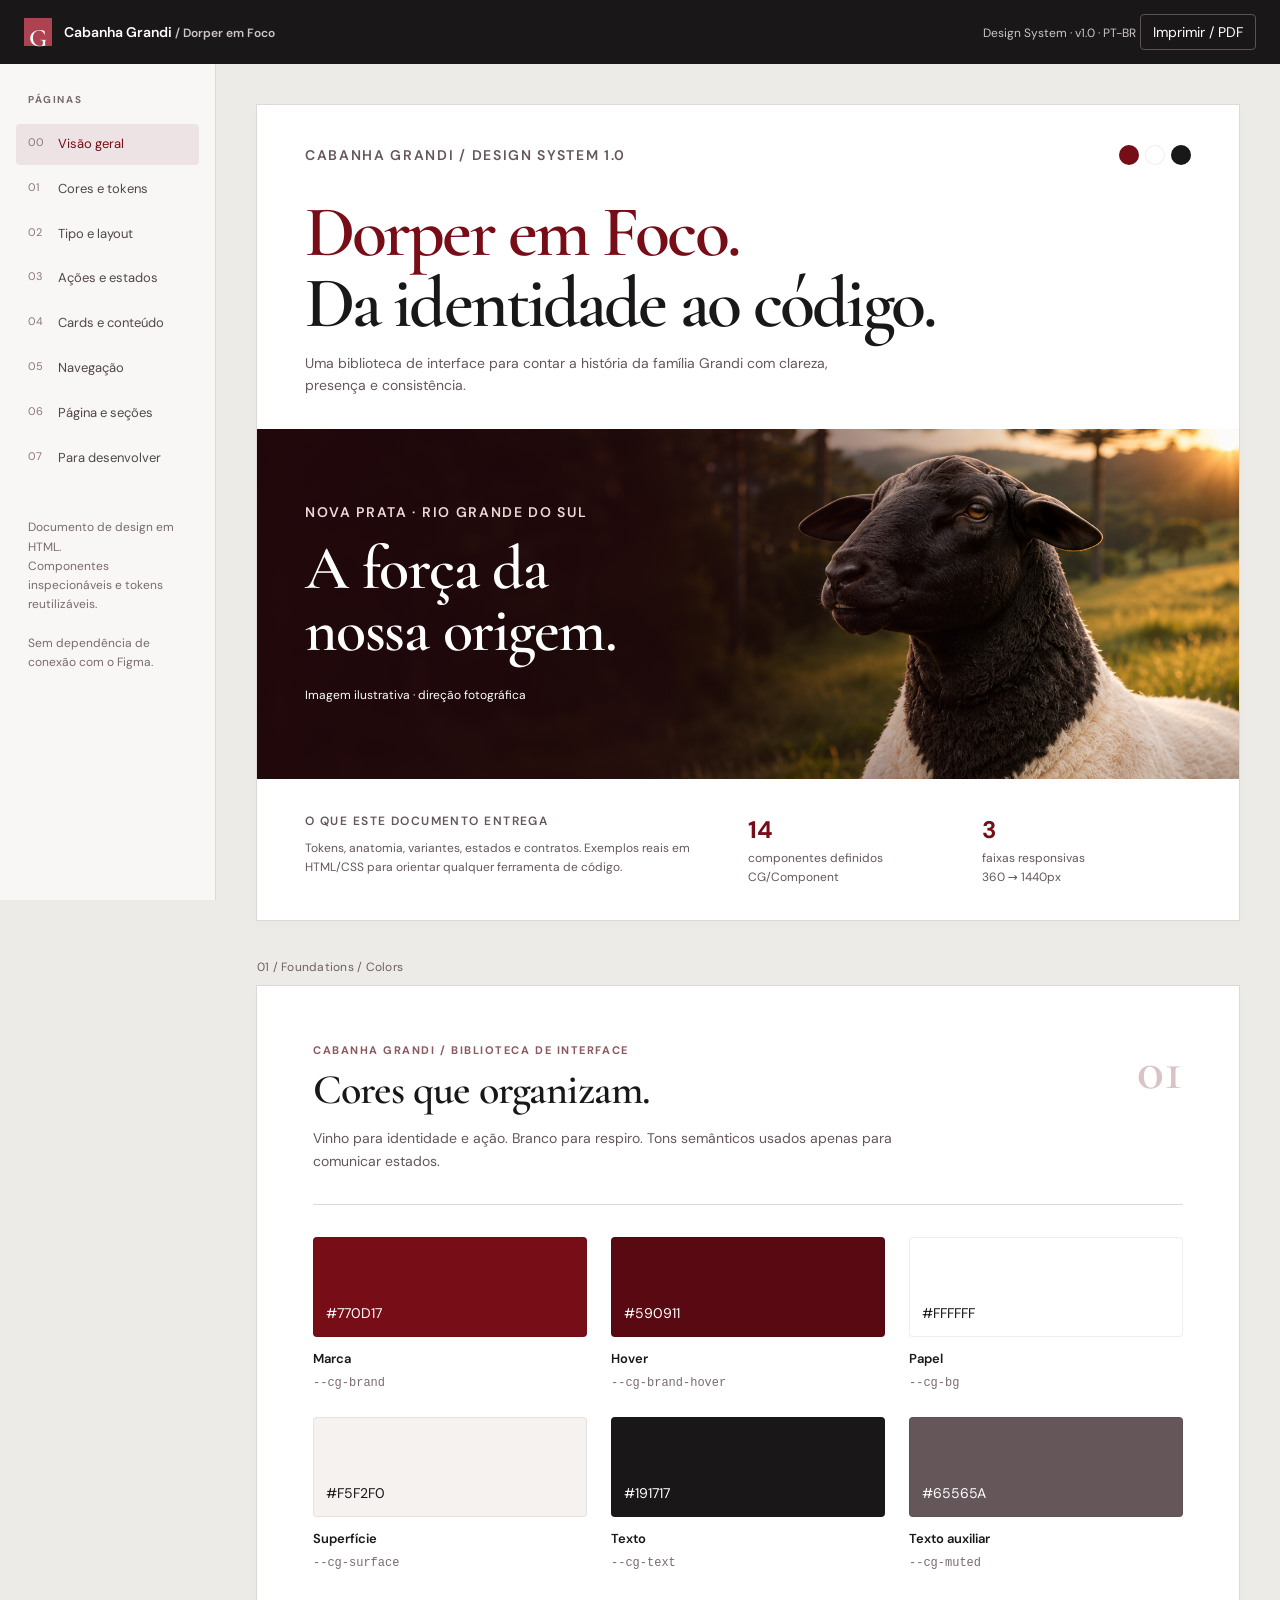
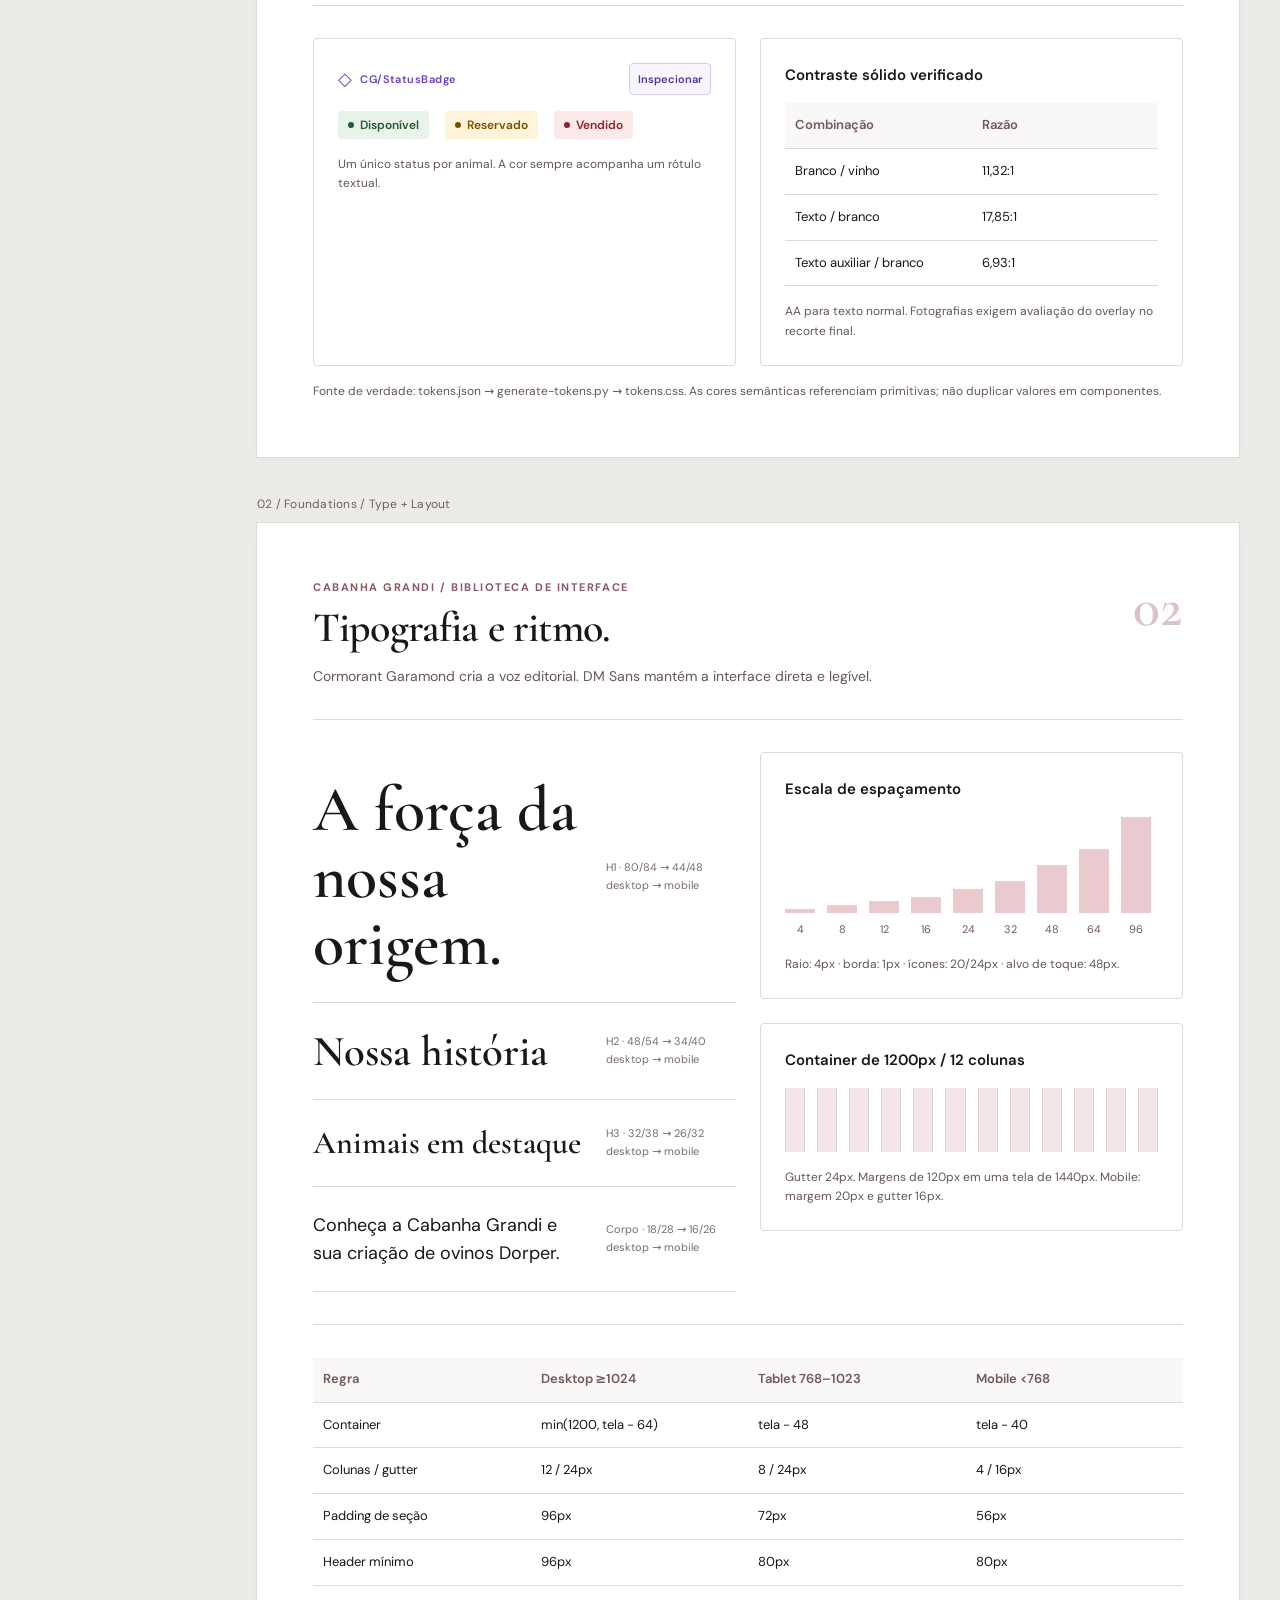
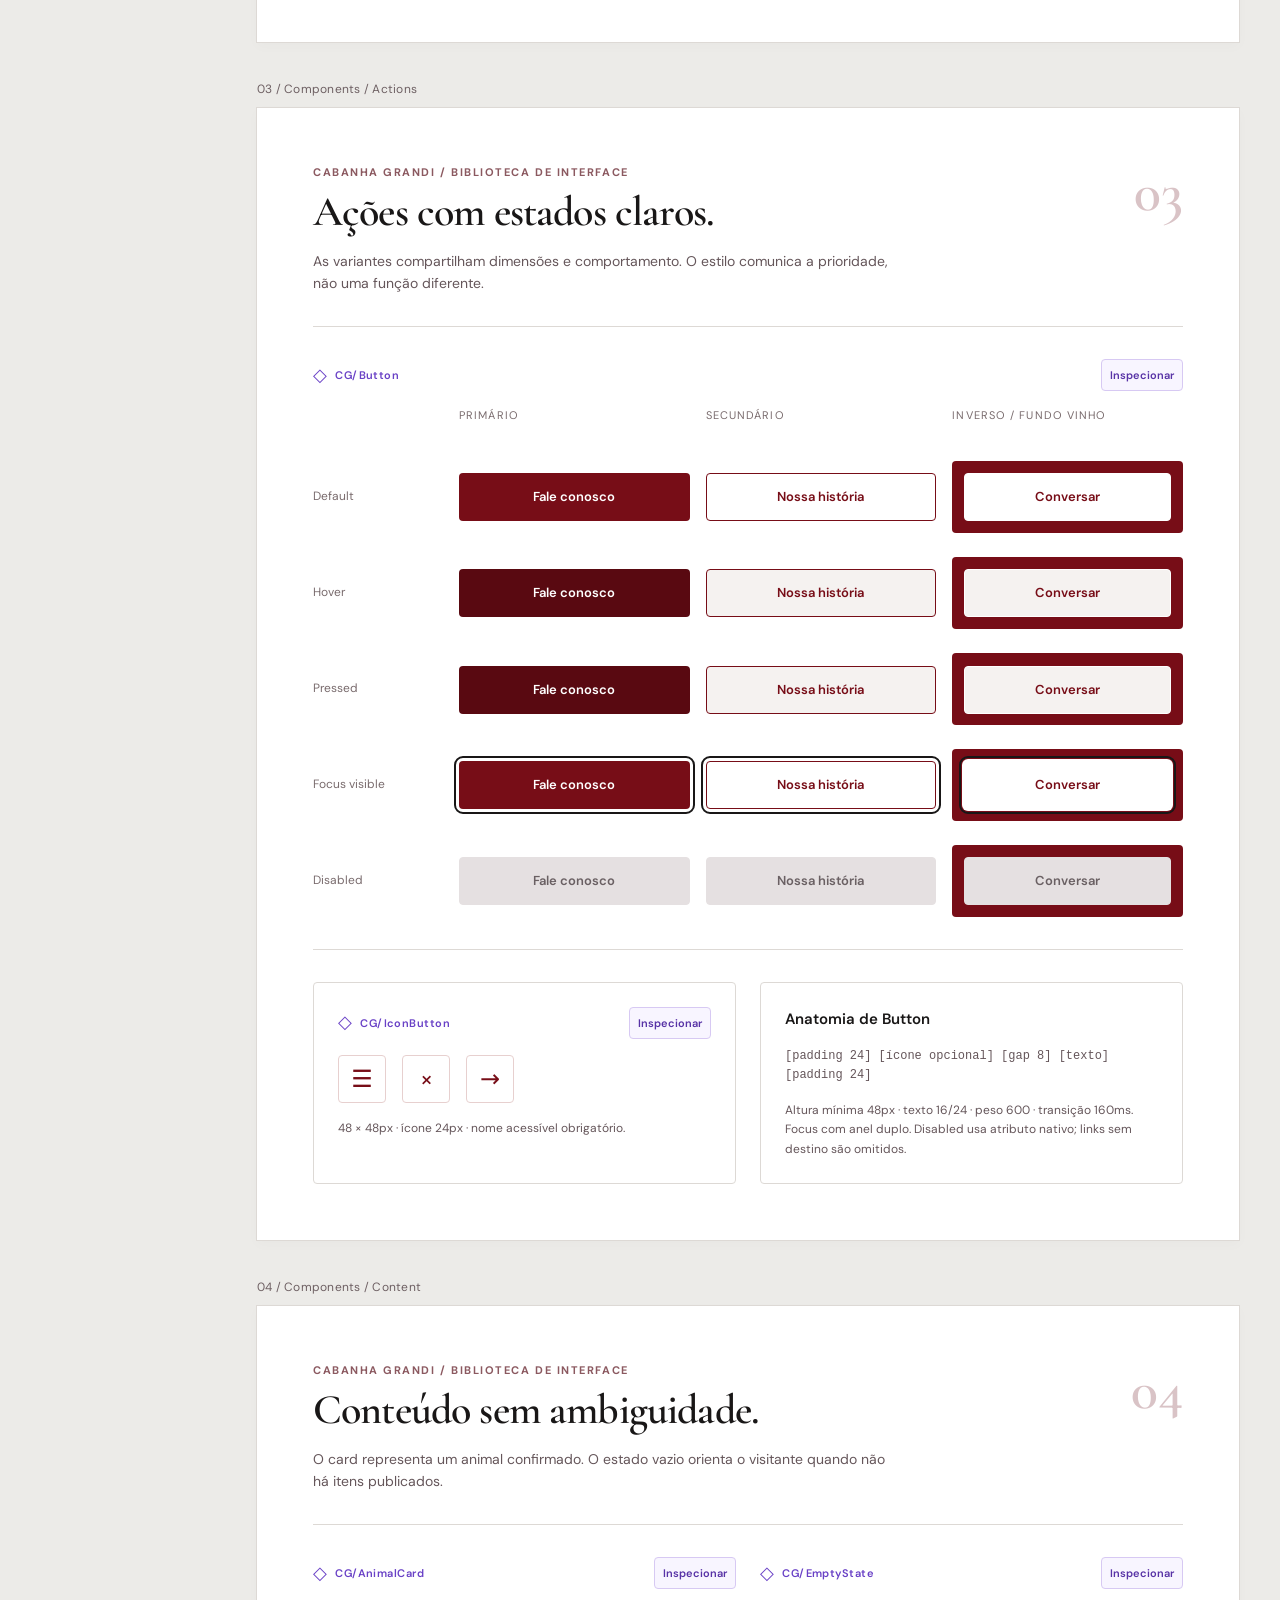
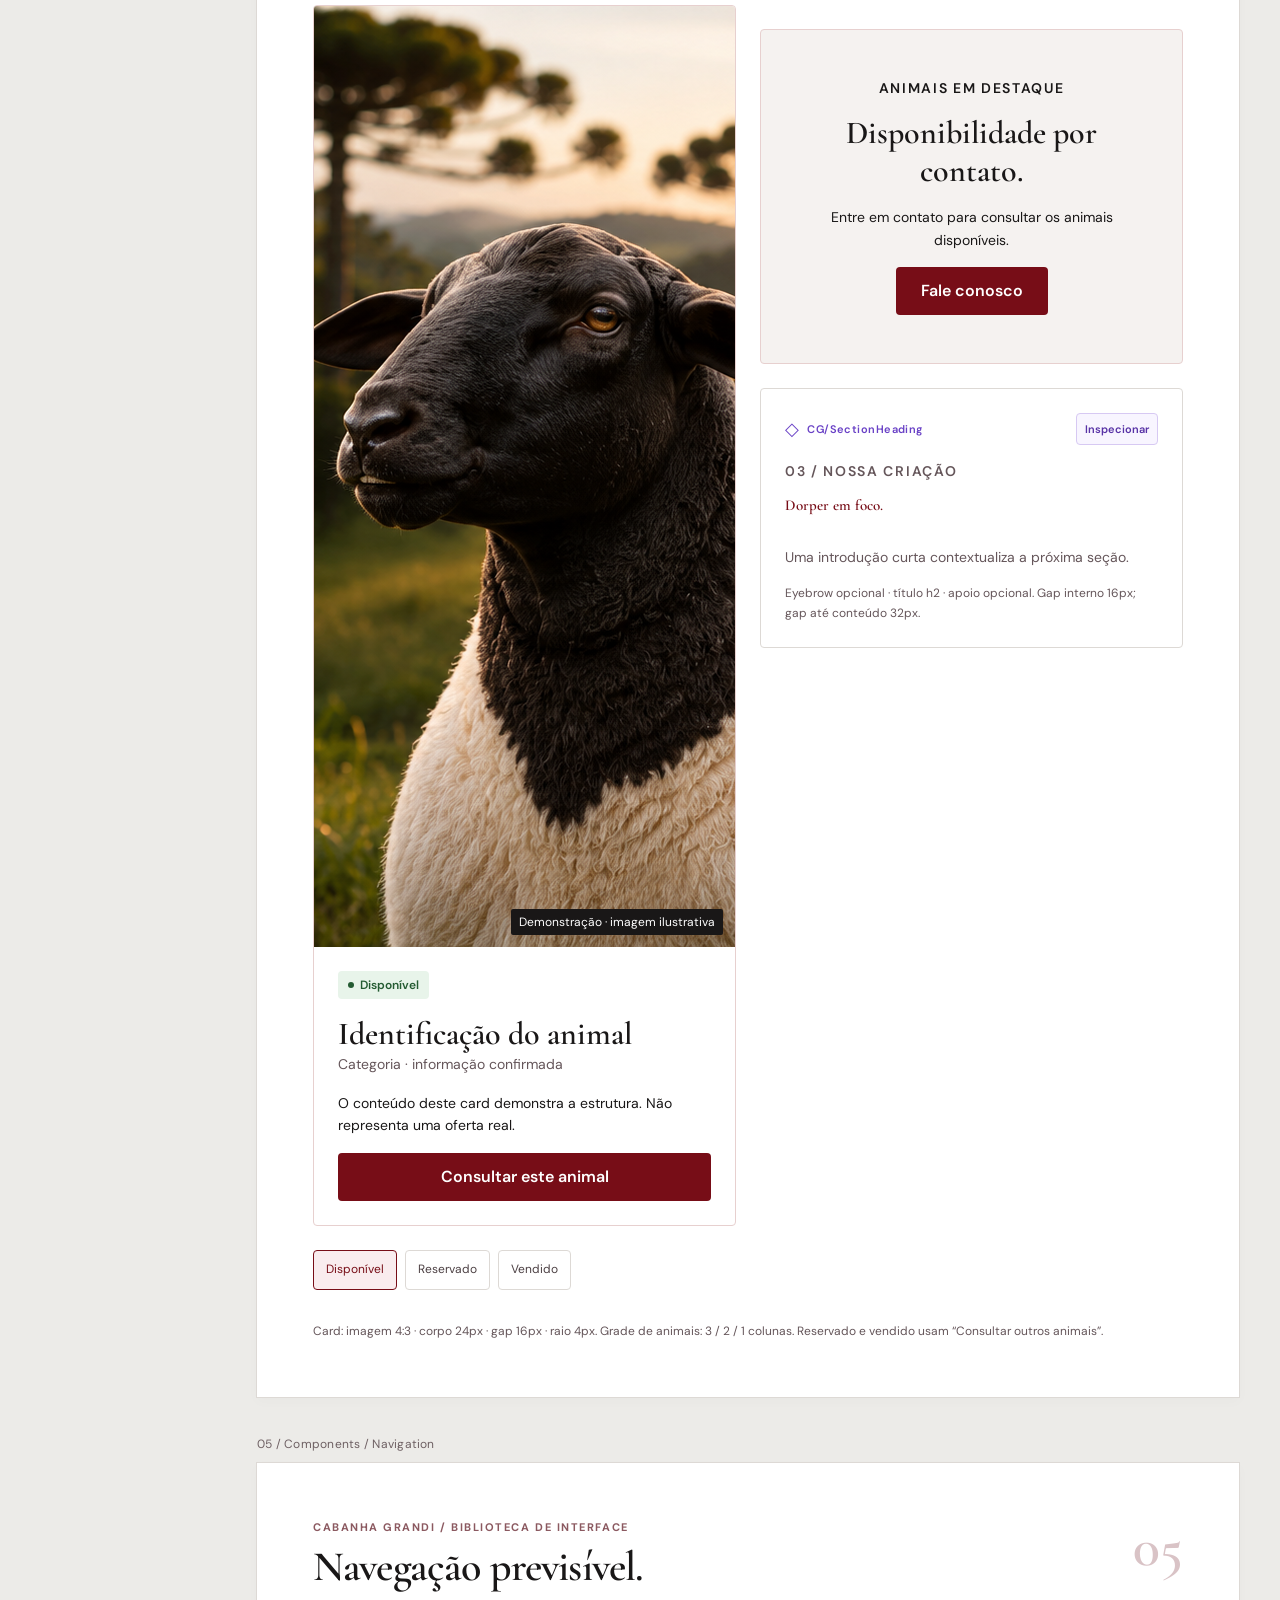
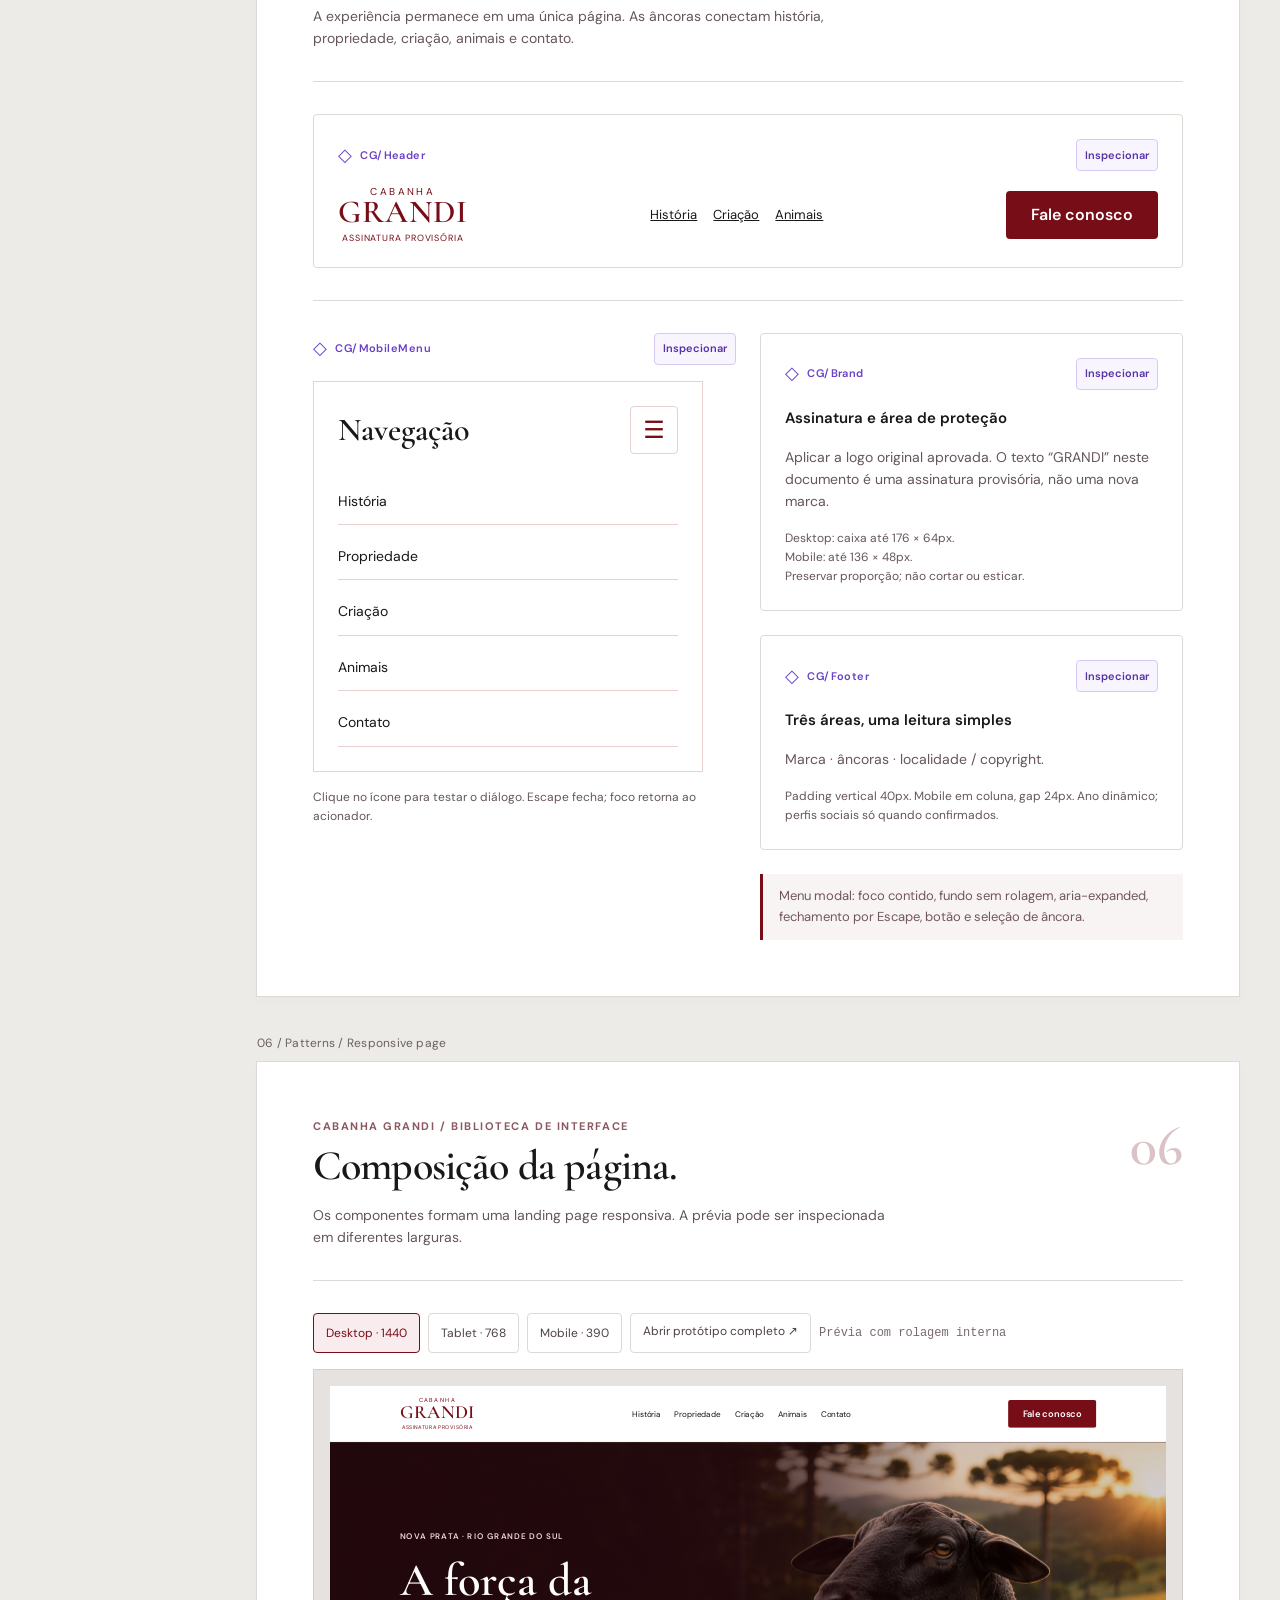
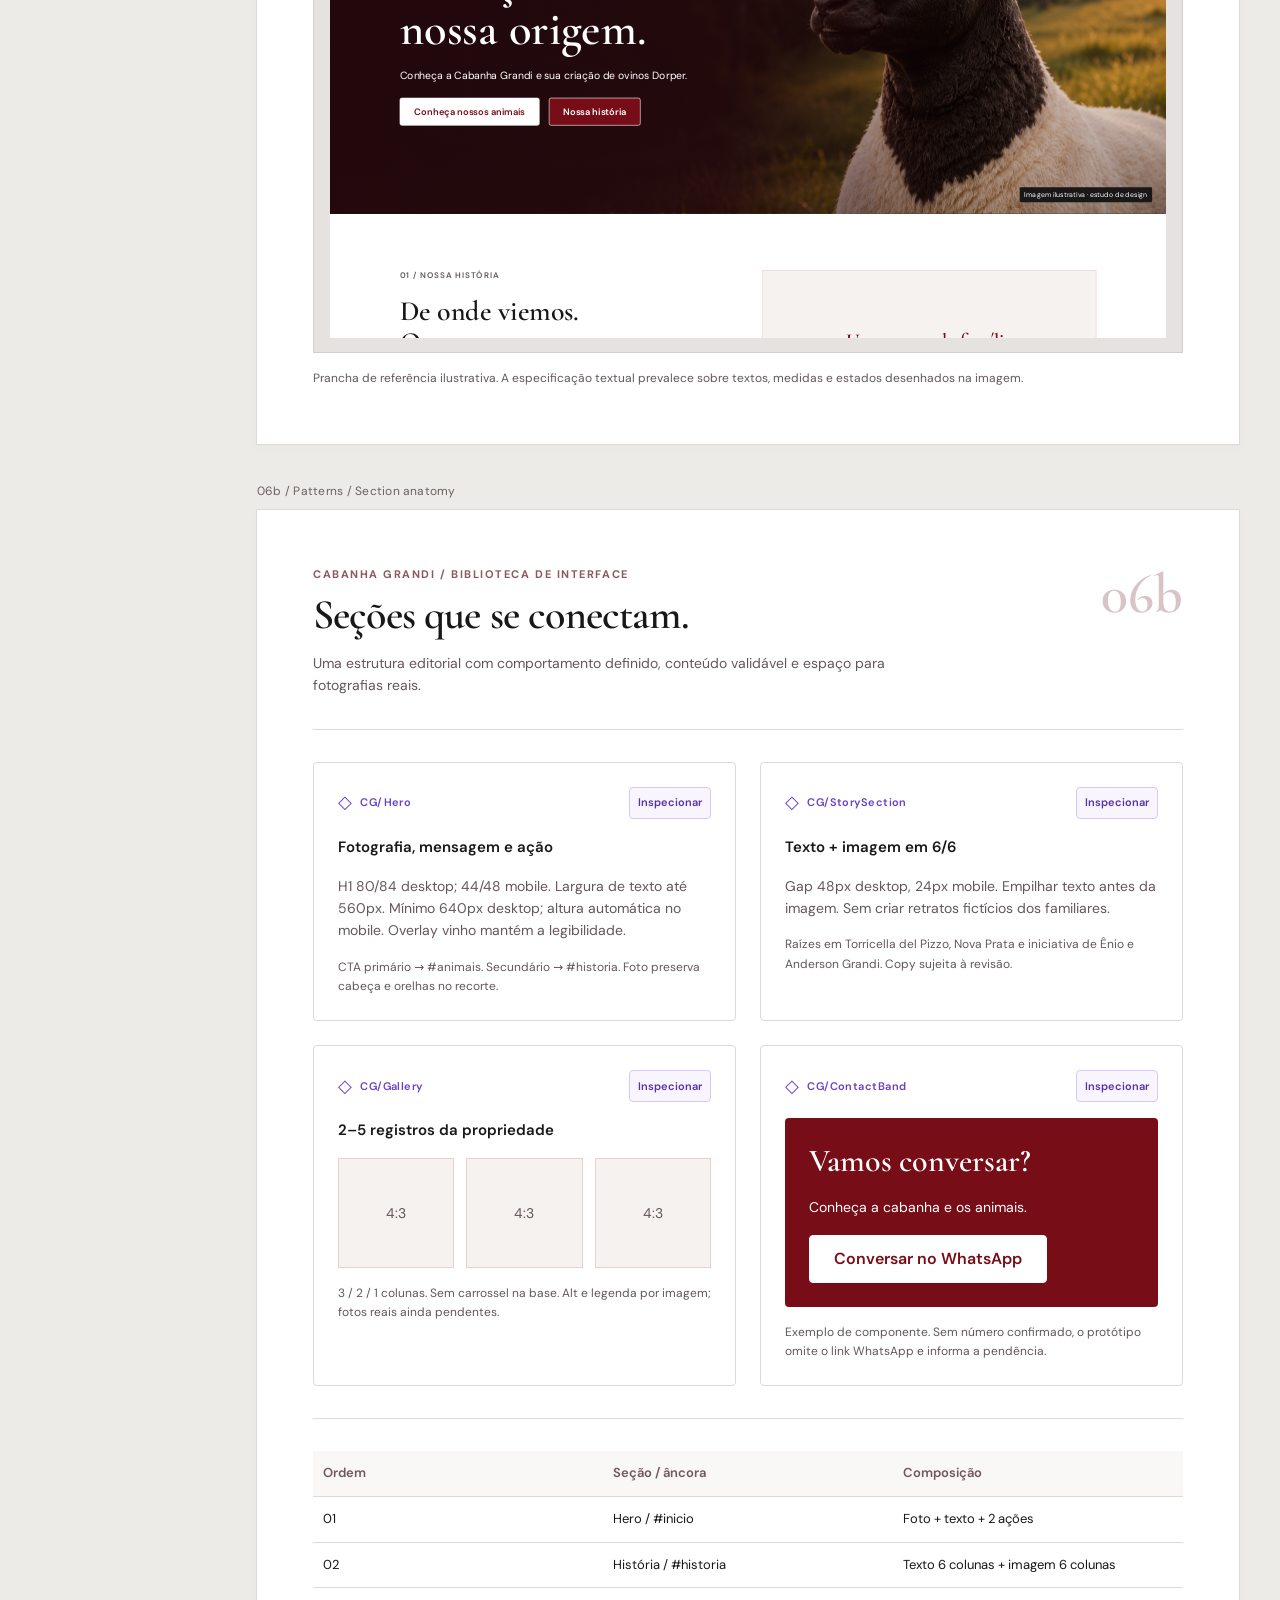
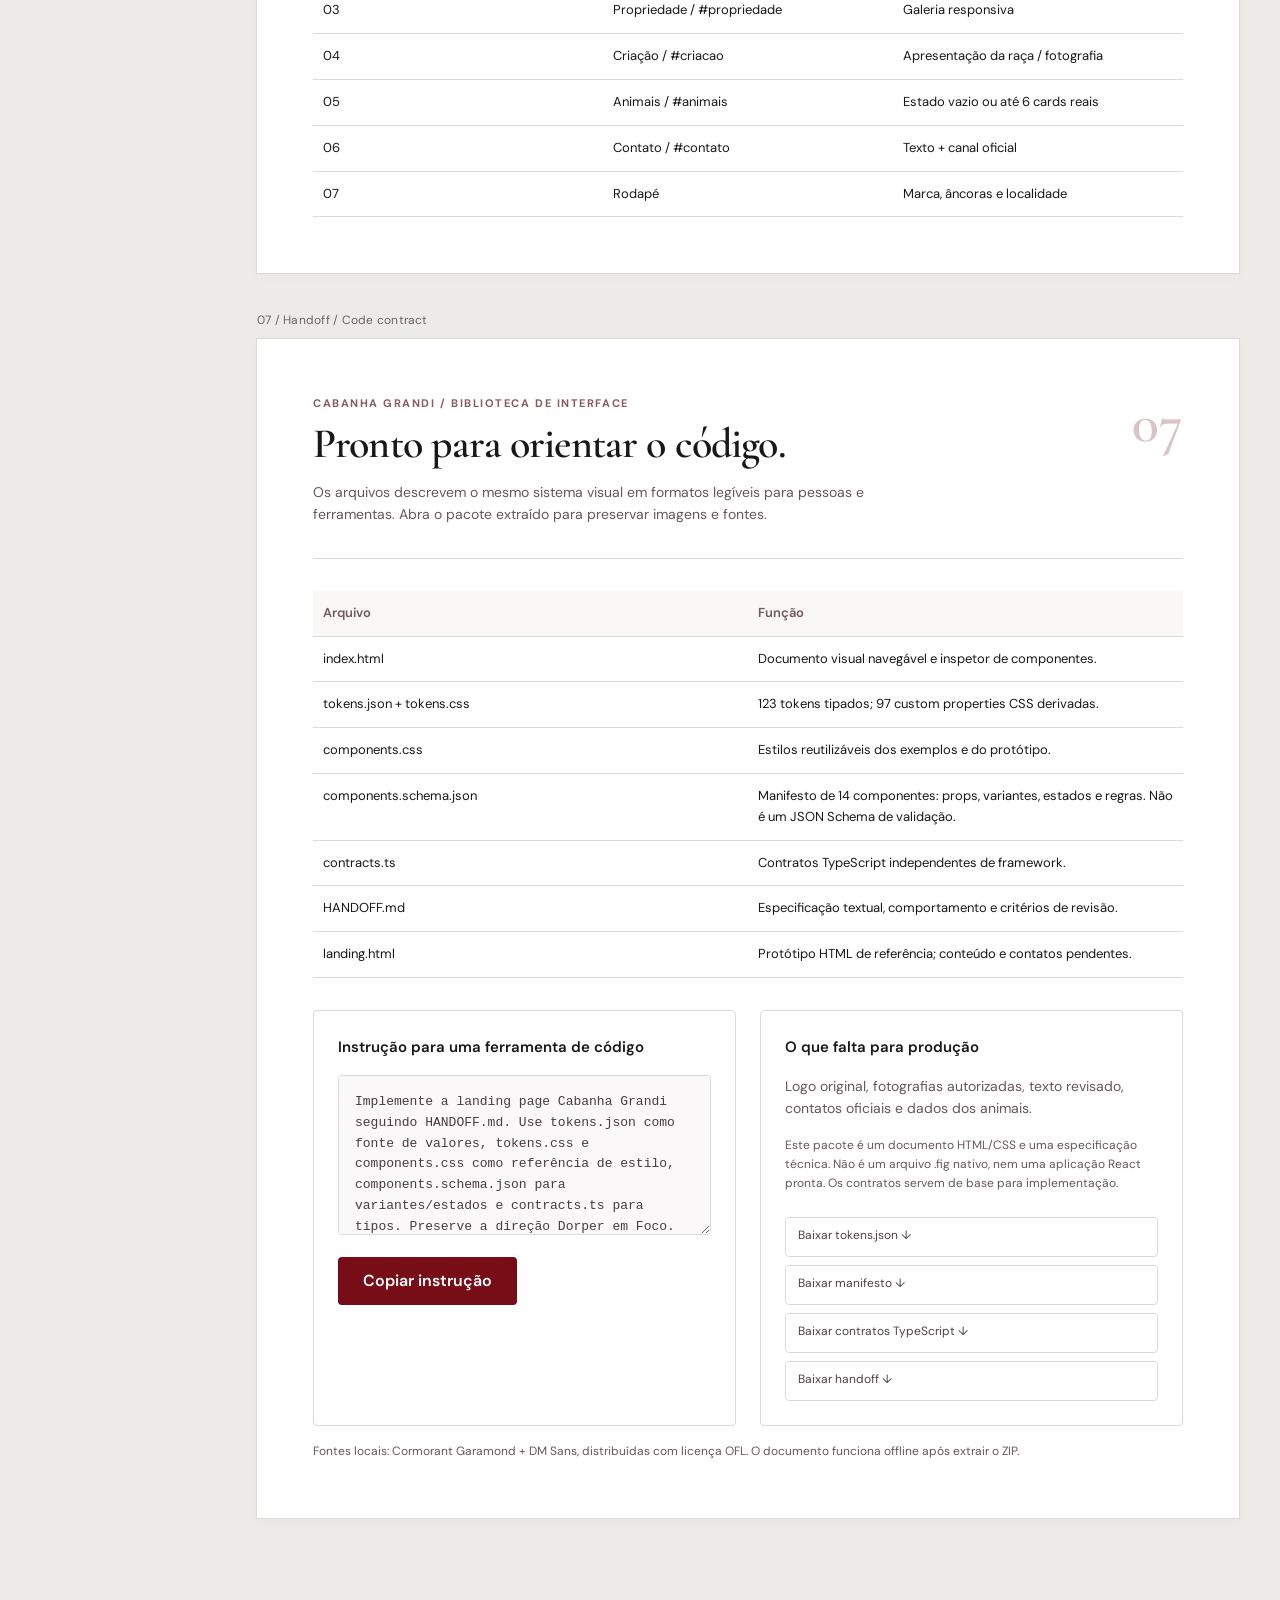
<file: docs/design-system/Dorper-em-Foco/index.html>
<!doctype html><html lang="pt-BR"><head><meta charset="utf-8"><meta name="viewport" content="width=device-width,initial-scale=1"><title>Cabanha Grandi — Dorper em Foco · Design System 1.0</title><link rel="stylesheet" href="document.css"></head><body>
<header class="doc-bar"><div class="doc-bar__brand"><span class="doc-mark">G</span><span>Cabanha Grandi <span class="doc-bar__meta">/ Dorper em Foco</span></span></div><div class="doc-row"><span class="doc-bar__meta">Design System · v1.0 · PT-BR</span> <button onclick="window.print()">Imprimir / PDF</button></div></header>
<nav class="doc-nav" aria-label="Páginas do documento"><div class="doc-nav-label">PÁGINAS</div><a href="#s00"><span>00</span>Visão geral</a><a href="#s01"><span>01</span>Cores e tokens</a><a href="#s02"><span>02</span>Tipo e layout</a><a href="#s03"><span>03</span>Ações e estados</a><a href="#s04"><span>04</span>Cards e conteúdo</a><a href="#s05"><span>05</span>Navegação</a><a href="#s06"><span>06</span>Página e seções</a><a href="#s07"><span>07</span>Para desenvolver</a><p class="doc-nav__note">Documento de design em HTML.<br>Componentes inspecionáveis e tokens reutilizáveis.<br><br>Sem dependência de conexão com o Figma.</p></nav><main class="doc-main"><section class="sheet doc-cover" id="s00" data-frame="00 / Capa · Direção aprovada"><div class="doc-cover-top"><div class="doc-cover-heading"><span class="cg-label cg-muted">CABANHA GRANDI / DESIGN SYSTEM 1.0</span><div class="doc-palette-line"><i style="background:#770D17"></i><i style="background:#FFFFFF"></i><i style="background:#191717"></i></div></div><h1 class="doc-cover-title">Dorper em Foco.<br><em>Da identidade ao código.</em></h1><p class="sheet-intro">Uma biblioteca de interface para contar a história da família Grandi com clareza, presença e consistência.</p></div><div class="doc-cover-hero"><div><p class="cg-label" style="margin-bottom:16px;color:#F0D6D9">NOVA PRATA · RIO GRANDE DO SUL</p><h2>A força da<br>nossa origem.</h2><p style="margin-top:24px;font-size:12px">Imagem ilustrativa · direção fotográfica</p></div></div><div class="doc-cover-bottom"><div><p class="cg-label">O que este documento entrega</p><p style="margin-top:8px">Tokens, anatomia, variantes, estados e contratos. Exemplos reais em HTML/CSS para orientar qualquer ferramenta de código.</p></div><div><strong>14</strong><p>componentes definidos<br>CG/Component</p></div><div><strong>3</strong><p>faixas responsivas<br>360 → 1440px</p></div></div></section><section class="sheet" id="s01" data-frame="01 / Foundations / Colors"><div class="sheet-head"><div><div class="sheet-kicker">Cabanha Grandi / Biblioteca de interface</div><h2>Cores que organizam.</h2><p class="sheet-intro">Vinho para identidade e ação. Branco para respiro. Tons semânticos usados apenas para comunicar estados.</p></div><span class="sheet-number">01</span></div><div class="doc-grid three"><div><div class="doc-swatch" style="background:#770D17;color:white">#770D17</div><div class="doc-color-label">Marca</div><code class="doc-dim">--cg-brand</code></div><div><div class="doc-swatch" style="background:#590911;color:white">#590911</div><div class="doc-color-label">Hover</div><code class="doc-dim">--cg-brand-hover</code></div><div><div class="doc-swatch" style="background:#FFFFFF;color:#191717">#FFFFFF</div><div class="doc-color-label">Papel</div><code class="doc-dim">--cg-bg</code></div><div><div class="doc-swatch" style="background:#F5F2F0;color:#191717">#F5F2F0</div><div class="doc-color-label">Superfície</div><code class="doc-dim">--cg-surface</code></div><div><div class="doc-swatch" style="background:#191717;color:white">#191717</div><div class="doc-color-label">Texto</div><code class="doc-dim">--cg-text</code></div><div><div class="doc-swatch" style="background:#65565A;color:white">#65565A</div><div class="doc-color-label">Texto auxiliar</div><code class="doc-dim">--cg-muted</code></div></div><div class="doc-rule"></div><div class="doc-grid"><div class="doc-panel"><div class="doc-component-name">CG/StatusBadge<button class="inspect" data-inspect="CG/StatusBadge">Inspecionar</button></div><div class="cg-row"><span class="cg-badge" data-status="disponivel">Disponível</span><span class="cg-badge" data-status="reservado">Reservado</span><span class="cg-badge" data-status="vendido">Vendido</span></div><p class="doc-note">Um único status por animal. A cor sempre acompanha um rótulo textual.</p></div><div class="doc-panel"><h3>Contraste sólido verificado</h3><table class="doc-table"><thead><tr><th>Combinação</th><th>Razão</th></tr></thead><tbody><tr><td>Branco / vinho</td><td>11,32:1</td></tr><tr><td>Texto / branco</td><td>17,85:1</td></tr><tr><td>Texto auxiliar / branco</td><td>6,93:1</td></tr></tbody></table><p class="doc-note">AA para texto normal. Fotografias exigem avaliação do overlay no recorte final.</p></div></div><p class="doc-note">Fonte de verdade: tokens.json → generate-tokens.py → tokens.css. As cores semânticas referenciam primitivas; não duplicar valores em componentes.</p></section><section class="sheet" id="s02" data-frame="02 / Foundations / Type + Layout"><div class="sheet-head"><div><div class="sheet-kicker">Cabanha Grandi / Biblioteca de interface</div><h2>Tipografia e ritmo.</h2><p class="sheet-intro">Cormorant Garamond cria a voz editorial. DM Sans mantém a interface direta e legível.</p></div><span class="sheet-number">02</span></div><div class="doc-grid"><div><div class="doc-type-row"><div class="cg-h1" style="font-size:64px;line-height:1.05">A força da nossa origem.</div><small>H1 · 80/84 → 44/48<br>desktop → mobile</small></div><div class="doc-type-row"><div class="cg-h2" style="">Nossa história</div><small>H2 · 48/54 → 34/40<br>desktop → mobile</small></div><div class="doc-type-row"><div class="cg-h3" style="">Animais em destaque</div><small>H3 · 32/38 → 26/32<br>desktop → mobile</small></div><div class="doc-type-row"><div class="cg-body" style="">Conheça a Cabanha Grandi e sua criação de ovinos Dorper.</div><small>Corpo · 18/28 → 16/26<br>desktop → mobile</small></div></div><div class="cg-stack"><div class="doc-panel"><h3>Escala de espaçamento</h3><div class="doc-space"><div class="doc-space-item"><div style="height:4px"></div>4</div><div class="doc-space-item"><div style="height:8px"></div>8</div><div class="doc-space-item"><div style="height:12px"></div>12</div><div class="doc-space-item"><div style="height:16px"></div>16</div><div class="doc-space-item"><div style="height:24px"></div>24</div><div class="doc-space-item"><div style="height:32px"></div>32</div><div class="doc-space-item"><div style="height:48px"></div>48</div><div class="doc-space-item"><div style="height:64px"></div>64</div><div class="doc-space-item"><div style="height:96px"></div>96</div></div><p class="doc-note">Raio: 4px · borda: 1px · ícones: 20/24px · alvo de toque: 48px.</p></div><div class="doc-panel"><h3>Container de 1200px / 12 colunas</h3><div class="doc-grid-demo"><span></span><span></span><span></span><span></span><span></span><span></span><span></span><span></span><span></span><span></span><span></span><span></span></div><p class="doc-note">Gutter 24px. Margens de 120px em uma tela de 1440px. Mobile: margem 20px e gutter 16px.</p></div></div></div><div class="doc-rule"></div><table class="doc-table"><thead><tr><th>Regra</th><th>Desktop ≥1024</th><th>Tablet 768–1023</th><th>Mobile <768</th></tr></thead><tbody><tr><td>Container</td><td>min(1200, tela − 64)</td><td>tela − 48</td><td>tela − 40</td></tr><tr><td>Colunas / gutter</td><td>12 / 24px</td><td>8 / 24px</td><td>4 / 16px</td></tr><tr><td>Padding de seção</td><td>96px</td><td>72px</td><td>56px</td></tr><tr><td>Header mínimo</td><td>96px</td><td>80px</td><td>80px</td></tr></tbody></table></section><section class="sheet" id="s03" data-frame="03 / Components / Actions"><div class="sheet-head"><div><div class="sheet-kicker">Cabanha Grandi / Biblioteca de interface</div><h2>Ações com estados claros.</h2><p class="sheet-intro">As variantes compartilham dimensões e comportamento. O estilo comunica a prioridade, não uma função diferente.</p></div><span class="sheet-number">03</span></div><div class="doc-component-name">CG/Button<button class="inspect" data-inspect="CG/Button">Inspecionar</button></div><div class="doc-state-grid"><div></div><div class="state-head doc-caption">Primário</div><div class="state-head doc-caption">Secundário</div><div class="state-head doc-caption">Inverso / fundo vinho</div><span class="state-label">Default</span><button class="cg-button" data-variant="primary" data-state="default" data-demo="Ação demonstrativa: nenhum contato externo foi iniciado.">Fale conosco</button><button class="cg-button" data-variant="secondary" data-state="default" data-demo="Ação demonstrativa: nenhum contato externo foi iniciado.">Nossa história</button><div style="background:#770D17;padding:12px;border-radius:4px"><button class="cg-button" data-variant="inverse" data-state="default" data-demo="Ação demonstrativa: nenhum contato externo foi iniciado.">Conversar</button></div><span class="state-label">Hover</span><button class="cg-button" data-variant="primary" data-state="hover" data-demo="Ação demonstrativa: nenhum contato externo foi iniciado.">Fale conosco</button><button class="cg-button" data-variant="secondary" data-state="hover" data-demo="Ação demonstrativa: nenhum contato externo foi iniciado.">Nossa história</button><div style="background:#770D17;padding:12px;border-radius:4px"><button class="cg-button" data-variant="inverse" data-state="hover" data-demo="Ação demonstrativa: nenhum contato externo foi iniciado.">Conversar</button></div><span class="state-label">Pressed</span><button class="cg-button" data-variant="primary" data-state="pressed" data-demo="Ação demonstrativa: nenhum contato externo foi iniciado.">Fale conosco</button><button class="cg-button" data-variant="secondary" data-state="pressed" data-demo="Ação demonstrativa: nenhum contato externo foi iniciado.">Nossa história</button><div style="background:#770D17;padding:12px;border-radius:4px"><button class="cg-button" data-variant="inverse" data-state="pressed" data-demo="Ação demonstrativa: nenhum contato externo foi iniciado.">Conversar</button></div><span class="state-label">Focus visible</span><button class="cg-button" data-variant="primary" data-state="focus" data-demo="Ação demonstrativa: nenhum contato externo foi iniciado.">Fale conosco</button><button class="cg-button" data-variant="secondary" data-state="focus" data-demo="Ação demonstrativa: nenhum contato externo foi iniciado.">Nossa história</button><div style="background:#770D17;padding:12px;border-radius:4px"><button class="cg-button" data-variant="inverse" data-state="focus" data-demo="Ação demonstrativa: nenhum contato externo foi iniciado.">Conversar</button></div><span class="state-label">Disabled</span><button class="cg-button" data-variant="primary" data-state="disabled" disabled>Fale conosco</button><button class="cg-button" data-variant="secondary" data-state="disabled" disabled>Nossa história</button><div style="background:#770D17;padding:12px;border-radius:4px"><button class="cg-button" data-variant="inverse" data-state="disabled" disabled>Conversar</button></div></div><div class="doc-rule"></div><div class="doc-grid"><div class="doc-panel"><div class="doc-component-name">CG/IconButton<button class="inspect" data-inspect="CG/IconButton">Inspecionar</button></div><div class="cg-row"><button class="cg-icon-button" aria-label="Abrir menu de demonstração" data-open-demo>☰</button><button class="cg-icon-button" aria-label="Exemplo de fechar" data-demo="Exemplo do botão de fechar.">×</button><button class="cg-icon-button" aria-label="Exemplo de próximo" data-demo="Galeria opcional: não implementada no protótipo.">→</button></div><p class="doc-note">48 × 48px · ícone 24px · nome acessível obrigatório.</p></div><div class="doc-panel"><h3>Anatomia de Button</h3><p class="doc-dim">[padding 24] [ícone opcional] [gap 8] [texto] [padding 24]</p><p class="doc-note">Altura mínima 48px · texto 16/24 · peso 600 · transição 160ms. Focus com anel duplo. Disabled usa atributo nativo; links sem destino são omitidos.</p></div></div></section><section class="sheet" id="s04" data-frame="04 / Components / Content"><div class="sheet-head"><div><div class="sheet-kicker">Cabanha Grandi / Biblioteca de interface</div><h2>Conteúdo sem ambiguidade.</h2><p class="sheet-intro">O card representa um animal confirmado. O estado vazio orienta o visitante quando não há itens publicados.</p></div><span class="sheet-number">04</span></div><div class="doc-grid"><div><div class="doc-component-name">CG/AnimalCard<button class="inspect" data-inspect="CG/AnimalCard">Inspecionar</button></div><article class="cg-card" id="demo-card"><div class="cg-card__media"><img src="assets/hero-illustrative.png" alt="Ovino ilustrativo usado para demonstrar o card" width="1672" height="941"><span class="cg-image-tag">Demonstração · imagem ilustrativa</span></div><div class="cg-card__body"><span class="cg-badge" data-status="disponivel" id="card-badge">Disponível</span><div><h3 class="cg-h3">Identificação do animal</h3><p class="cg-muted">Categoria · informação confirmada</p></div><p>O conteúdo deste card demonstra a estrutura. Não representa uma oferta real.</p><button class="cg-button" id="card-action" data-demo="Demonstração do CTA; sem número ou animal real.">Consultar este animal</button></div></article><div class="doc-toolbar" aria-label="Estado do card"><button data-card-state="disponivel" aria-pressed="true">Disponível</button><button data-card-state="reservado" aria-pressed="false">Reservado</button><button data-card-state="vendido" aria-pressed="false">Vendido</button></div></div><div class="cg-stack"><div class="doc-component-name">CG/EmptyState<button class="inspect" data-inspect="CG/EmptyState">Inspecionar</button></div><div class="cg-empty"><span class="cg-label">Animais em destaque</span><h3 class="cg-h3">Disponibilidade por contato.</h3><p>Entre em contato para consultar os animais disponíveis.</p><button class="cg-button" data-variant="primary" data-state="default" data-demo="Ação demonstrativa: nenhum contato externo foi iniciado.">Fale conosco</button></div><div class="doc-panel"><div class="doc-component-name">CG/SectionHeading<button class="inspect" data-inspect="CG/SectionHeading">Inspecionar</button></div><div class="cg-section-heading"><span class="cg-label cg-muted">03 / Nossa criação</span><h3 class="cg-h2">Dorper em foco.</h3><p>Uma introdução curta contextualiza a próxima seção.</p></div><p class="doc-note">Eyebrow opcional · título h2 · apoio opcional. Gap interno 16px; gap até conteúdo 32px.</p></div></div></div><p class="doc-note">Card: imagem 4:3 · corpo 24px · gap 16px · raio 4px. Grade de animais: 3 / 2 / 1 colunas. Reservado e vendido usam “Consultar outros animais”.</p></section><section class="sheet" id="s05" data-frame="05 / Components / Navigation"><div class="sheet-head"><div><div class="sheet-kicker">Cabanha Grandi / Biblioteca de interface</div><h2>Navegação previsível.</h2><p class="sheet-intro">A experiência permanece em uma única página. As âncoras conectam história, propriedade, criação, animais e contato.</p></div><span class="sheet-number">05</span></div><div class="doc-panel"><div class="doc-component-name">CG/Header<button class="inspect" data-inspect="CG/Header">Inspecionar</button></div><div class="cg-row" style="justify-content:space-between"><a class="cg-brand" href="#s00"><span class="cg-brand__small">CABANHA</span><span class="cg-brand__name">GRANDI</span><span class="cg-brand__note">ASSINATURA PROVISÓRIA</span></a><div class="cg-row" style="font-size:13px"><a href="landing.html#historia">História</a><a href="landing.html#criacao">Criação</a><a href="landing.html#animais">Animais</a></div><button class="cg-button" data-variant="primary" data-state="default" data-demo="Ação demonstrativa: nenhum contato externo foi iniciado.">Fale conosco</button></div></div><div class="doc-rule"></div><div class="doc-grid"><div><div class="doc-component-name">CG/MobileMenu<button class="inspect" data-inspect="CG/MobileMenu">Inspecionar</button></div><div class="mini-menu"><div class="cg-row" style="justify-content:space-between"><span class="cg-h3">Navegação</span><button class="cg-icon-button" data-open-demo aria-label="Testar menu modal">☰</button></div><nav aria-label="Exemplo de links do menu"><a href="landing.html#historia">História</a><a href="landing.html#propriedade">Propriedade</a><a href="landing.html#criacao">Criação</a><a href="landing.html#animais">Animais</a><a href="landing.html#contato">Contato</a></nav></div><p class="doc-note">Clique no ícone para testar o diálogo. Escape fecha; foco retorna ao acionador.</p></div><div class="cg-stack"><div class="doc-panel"><div class="doc-component-name">CG/Brand<button class="inspect" data-inspect="CG/Brand">Inspecionar</button></div><h3>Assinatura e área de proteção</h3><p>Aplicar a logo original aprovada. O texto “GRANDI” neste documento é uma assinatura provisória, não uma nova marca.</p><p class="doc-note">Desktop: caixa até 176 × 64px.<br>Mobile: até 136 × 48px.<br>Preservar proporção; não cortar ou esticar.</p></div><div class="doc-panel"><div class="doc-component-name">CG/Footer<button class="inspect" data-inspect="CG/Footer">Inspecionar</button></div><h3>Três áreas, uma leitura simples</h3><p>Marca · âncoras · localidade / copyright.</p><p class="doc-note">Padding vertical 40px. Mobile em coluna, gap 24px. Ano dinâmico; perfis sociais só quando confirmados.</p></div><div class="doc-asset-notice">Menu modal: foco contido, fundo sem rolagem, aria-expanded, fechamento por Escape, botão e seleção de âncora.</div></div></div></section><section class="sheet" id="s06" data-frame="06 / Patterns / Responsive page"><div class="sheet-head"><div><div class="sheet-kicker">Cabanha Grandi / Biblioteca de interface</div><h2>Composição da página.</h2><p class="sheet-intro">Os componentes formam uma landing page responsiva. A prévia pode ser inspecionada em diferentes larguras.</p></div><span class="sheet-number">06</span></div><div class="doc-toolbar"><button data-width="1440" aria-pressed="true">Desktop · 1440</button><button data-width="768" aria-pressed="false">Tablet · 768</button><button data-width="390" aria-pressed="false">Mobile · 390</button><a class="doc-download" href="landing.html" target="_blank" rel="noopener">Abrir protótipo completo ↗</a><span class="doc-dim">Prévia com rolagem interna</span></div><div class="frame-stage" id="frame-stage"><div class="frame-inner" id="frame-inner"><iframe src="landing.html" title="Protótipo responsivo da Cabanha Grandi" width="1440" height="950" id="preview-frame"></iframe></div></div><img class="preview-print" src="assets/design-reference.png" alt="Prancha original da direção Dorper em Foco"><p class="doc-note">Prancha de referência ilustrativa. A especificação textual prevalece sobre textos, medidas e estados desenhados na imagem.</p></section><section class="sheet" id="s06b" data-frame="06b / Patterns / Section anatomy"><div class="sheet-head"><div><div class="sheet-kicker">Cabanha Grandi / Biblioteca de interface</div><h2>Seções que se conectam.</h2><p class="sheet-intro">Uma estrutura editorial com comportamento definido, conteúdo validável e espaço para fotografias reais.</p></div><span class="sheet-number">06b</span></div><div class="doc-grid"><div class="doc-panel"><div class="doc-component-name">CG/Hero<button class="inspect" data-inspect="CG/Hero">Inspecionar</button></div><h3>Fotografia, mensagem e ação</h3><p>H1 80/84 desktop; 44/48 mobile. Largura de texto até 560px. Mínimo 640px desktop; altura automática no mobile. Overlay vinho mantém a legibilidade.</p><p class="doc-note">CTA primário → #animais. Secundário → #historia. Foto preserva cabeça e orelhas no recorte.</p></div><div class="doc-panel"><div class="doc-component-name">CG/StorySection<button class="inspect" data-inspect="CG/StorySection">Inspecionar</button></div><h3>Texto + imagem em 6/6</h3><p>Gap 48px desktop, 24px mobile. Empilhar texto antes da imagem. Sem criar retratos fictícios dos familiares.</p><p class="doc-note">Raízes em Torricella del Pizzo, Nova Prata e iniciativa de Ênio e Anderson Grandi. Copy sujeita à revisão.</p></div><div class="doc-panel"><div class="doc-component-name">CG/Gallery<button class="inspect" data-inspect="CG/Gallery">Inspecionar</button></div><h3>2–5 registros da propriedade</h3><div class="doc-grid three" style="gap:12px"><div class="cg-placeholder" style="min-height:110px;padding:8px">4:3</div><div class="cg-placeholder" style="min-height:110px;padding:8px">4:3</div><div class="cg-placeholder" style="min-height:110px;padding:8px">4:3</div></div><p class="doc-note">3 / 2 / 1 colunas. Sem carrossel na base. Alt e legenda por imagem; fotos reais ainda pendentes.</p></div><div class="doc-panel"><div class="doc-component-name">CG/ContactBand<button class="inspect" data-inspect="CG/ContactBand">Inspecionar</button></div><div style="background:#770D17;color:white;padding:24px;border-radius:4px"><h3 class="cg-h3" style="font-size:32px">Vamos conversar?</h3><p style="color:white;margin-bottom:16px">Conheça a cabanha e os animais.</p><button class="cg-button" data-variant="inverse" data-state="default" data-demo="Ação demonstrativa: nenhum contato externo foi iniciado.">Conversar no WhatsApp</button></div><p class="doc-note">Exemplo de componente. Sem número confirmado, o protótipo omite o link WhatsApp e informa a pendência.</p></div></div><div class="doc-rule"></div><table class="doc-table"><thead><tr><th>Ordem</th><th>Seção / âncora</th><th>Composição</th></tr></thead><tbody><tr><td>01</td><td>Hero / #inicio</td><td>Foto + texto + 2 ações</td></tr><tr><td>02</td><td>História / #historia</td><td>Texto 6 colunas + imagem 6 colunas</td></tr><tr><td>03</td><td>Propriedade / #propriedade</td><td>Galeria responsiva</td></tr><tr><td>04</td><td>Criação / #criacao</td><td>Apresentação da raça / fotografia</td></tr><tr><td>05</td><td>Animais / #animais</td><td>Estado vazio ou até 6 cards reais</td></tr><tr><td>06</td><td>Contato / #contato</td><td>Texto + canal oficial</td></tr><tr><td>07</td><td>Rodapé</td><td>Marca, âncoras e localidade</td></tr></tbody></table></section><section class="sheet" id="s07" data-frame="07 / Handoff / Code contract"><div class="sheet-head"><div><div class="sheet-kicker">Cabanha Grandi / Biblioteca de interface</div><h2>Pronto para orientar o código.</h2><p class="sheet-intro">Os arquivos descrevem o mesmo sistema visual em formatos legíveis para pessoas e ferramentas. Abra o pacote extraído para preservar imagens e fontes.</p></div><span class="sheet-number">07</span></div><table class="doc-table"><thead><tr><th>Arquivo</th><th>Função</th></tr></thead><tbody><tr><td>index.html</td><td>Documento visual navegável e inspetor de componentes.</td></tr><tr><td>tokens.json + tokens.css</td><td>123 tokens tipados; 97 custom properties CSS derivadas.</td></tr><tr><td>components.css</td><td>Estilos reutilizáveis dos exemplos e do protótipo.</td></tr><tr><td>components.schema.json</td><td>Manifesto de 14 componentes: props, variantes, estados e regras. Não é um JSON Schema de validação.</td></tr><tr><td>contracts.ts</td><td>Contratos TypeScript independentes de framework.</td></tr><tr><td>HANDOFF.md</td><td>Especificação textual, comportamento e critérios de revisão.</td></tr><tr><td>landing.html</td><td>Protótipo HTML de referência; conteúdo e contatos pendentes.</td></tr></tbody></table><div class="doc-grid" style="margin-top:32px"><div class="doc-panel"><h3>Instrução para uma ferramenta de código</h3><textarea readonly class="doc-prompt" id="implementation-prompt">Implemente a landing page Cabanha Grandi seguindo HANDOFF.md. Use tokens.json como fonte de valores, tokens.css e components.css como referência de estilo, components.schema.json para variantes/estados e contracts.ts para tipos. Preserve a direção Dorper em Foco. Não invente contatos, animais ou claims. Mantenha catálogo vazio até haver dados reais. Valide 360, 390, 768, 1024 e 1440px, navegação por teclado e contraste.</textarea><button class="cg-button no-print" id="copy-prompt" style="margin-top:16px">Copiar instrução</button></div><div class="doc-panel"><h3>O que falta para produção</h3><p>Logo original, fotografias autorizadas, texto revisado, contatos oficiais e dados dos animais.</p><p class="doc-note">Este pacote é um documento HTML/CSS e uma especificação técnica. Não é um arquivo .fig nativo, nem uma aplicação React pronta. Os contratos servem de base para implementação.</p><div class="cg-stack no-print" style="gap:8px;margin-top:24px"><a class="doc-download" href="tokens.json" download>Baixar tokens.json ↓</a><a class="doc-download" href="components.schema.json" download>Baixar manifesto ↓</a><a class="doc-download" href="contracts.ts" download>Baixar contratos TypeScript ↓</a><a class="doc-download" href="HANDOFF.md" download>Baixar handoff ↓</a></div></div></div><p class="doc-note">Fontes locais: Cormorant Garamond + DM Sans, distribuídas com licença OFL. O documento funciona offline após extrair o ZIP.</p></section></main><aside class="inspector" id="inspector" hidden aria-label="Propriedades do componente"><button class="inspector-close" id="close-inspector" aria-label="Fechar inspetor">×</button><div id="inspector-content"></div></aside><div class="toast" id="toast" role="status" aria-live="polite"></div>
<dialog class="cg-menu" id="demo-menu" aria-labelledby="demo-menu-title"><div class="cg-menu__top"><h2 class="cg-h3" id="demo-menu-title">Navegação · demonstração</h2><button class="cg-icon-button" id="close-demo-menu" aria-label="Fechar menu">×</button></div><nav aria-label="Menu de demonstração"><a href="#s00">Início</a><a href="#s04">Animais / componentes</a><a href="#s06">Página completa</a><a href="#s07">Desenvolvimento</a></nav></dialog><script src="catalog-data.js"></script><script src="document.js"></script></body></html>
</file>
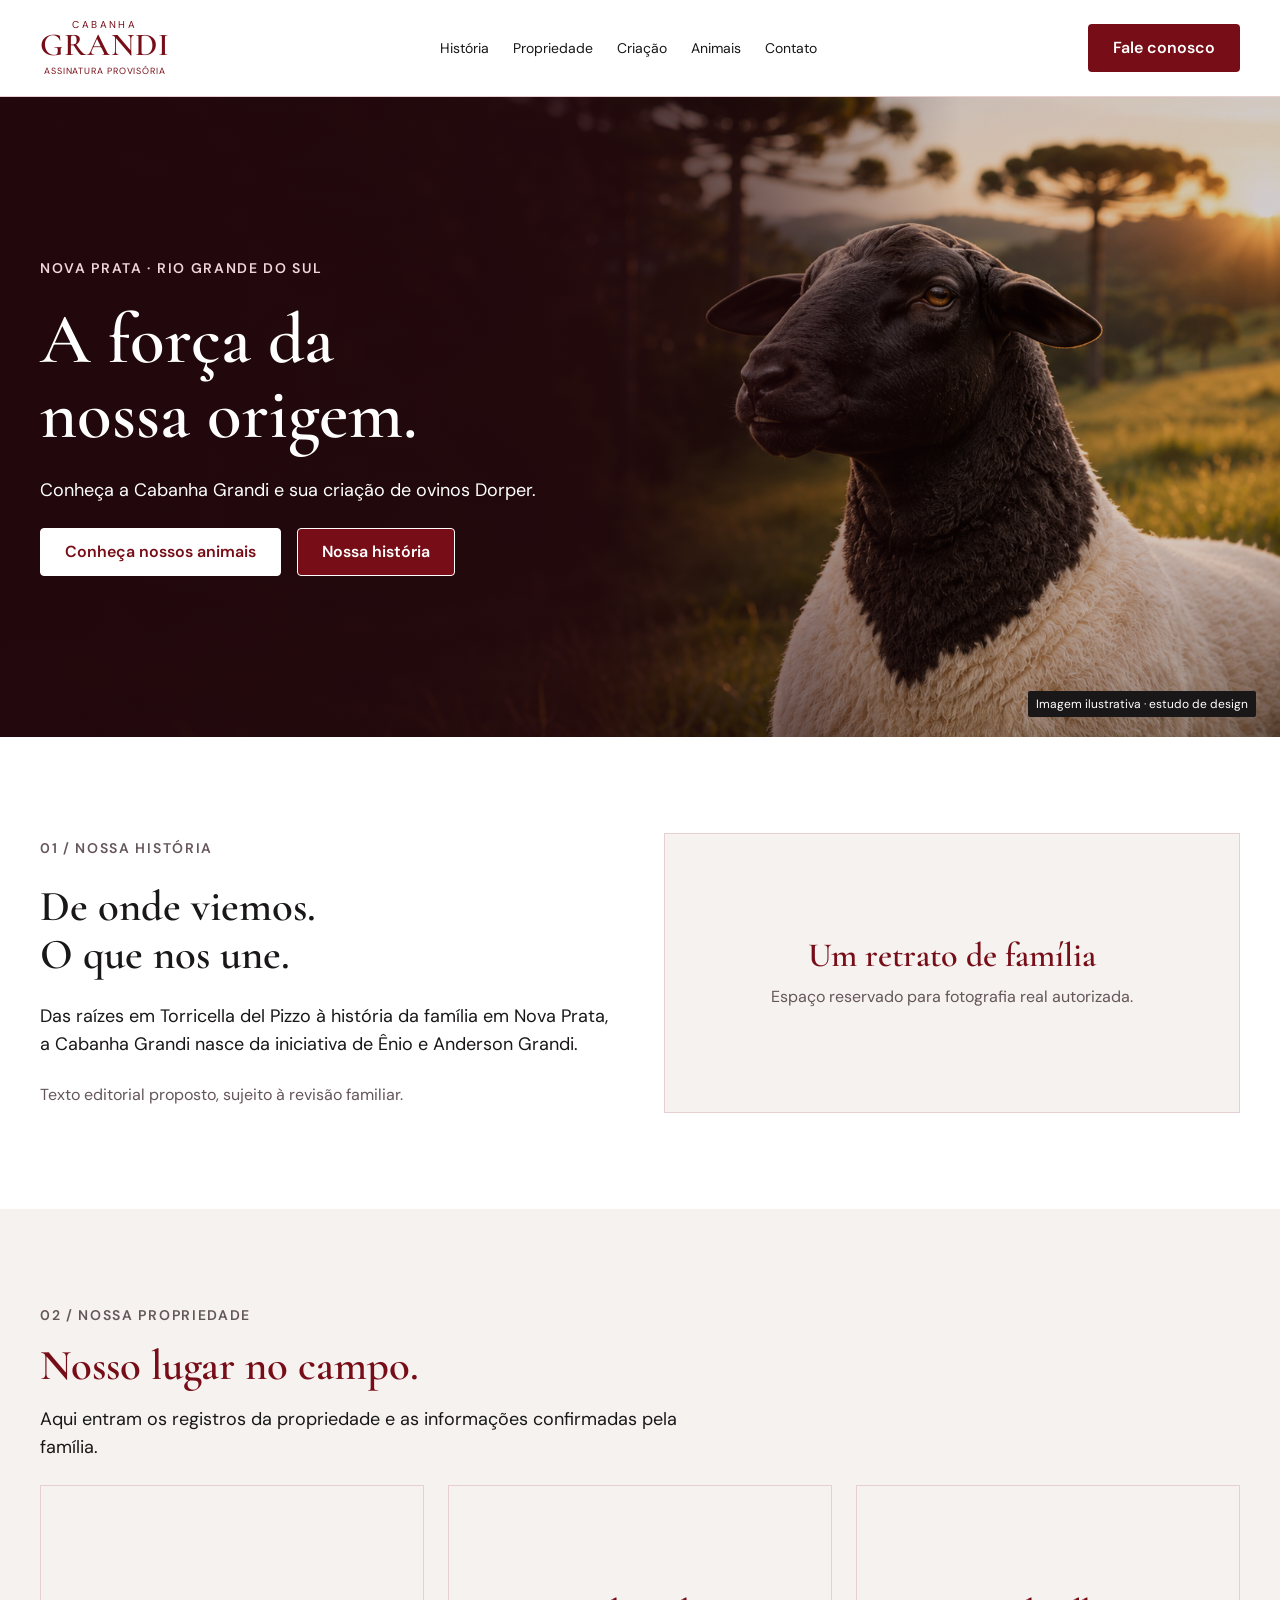
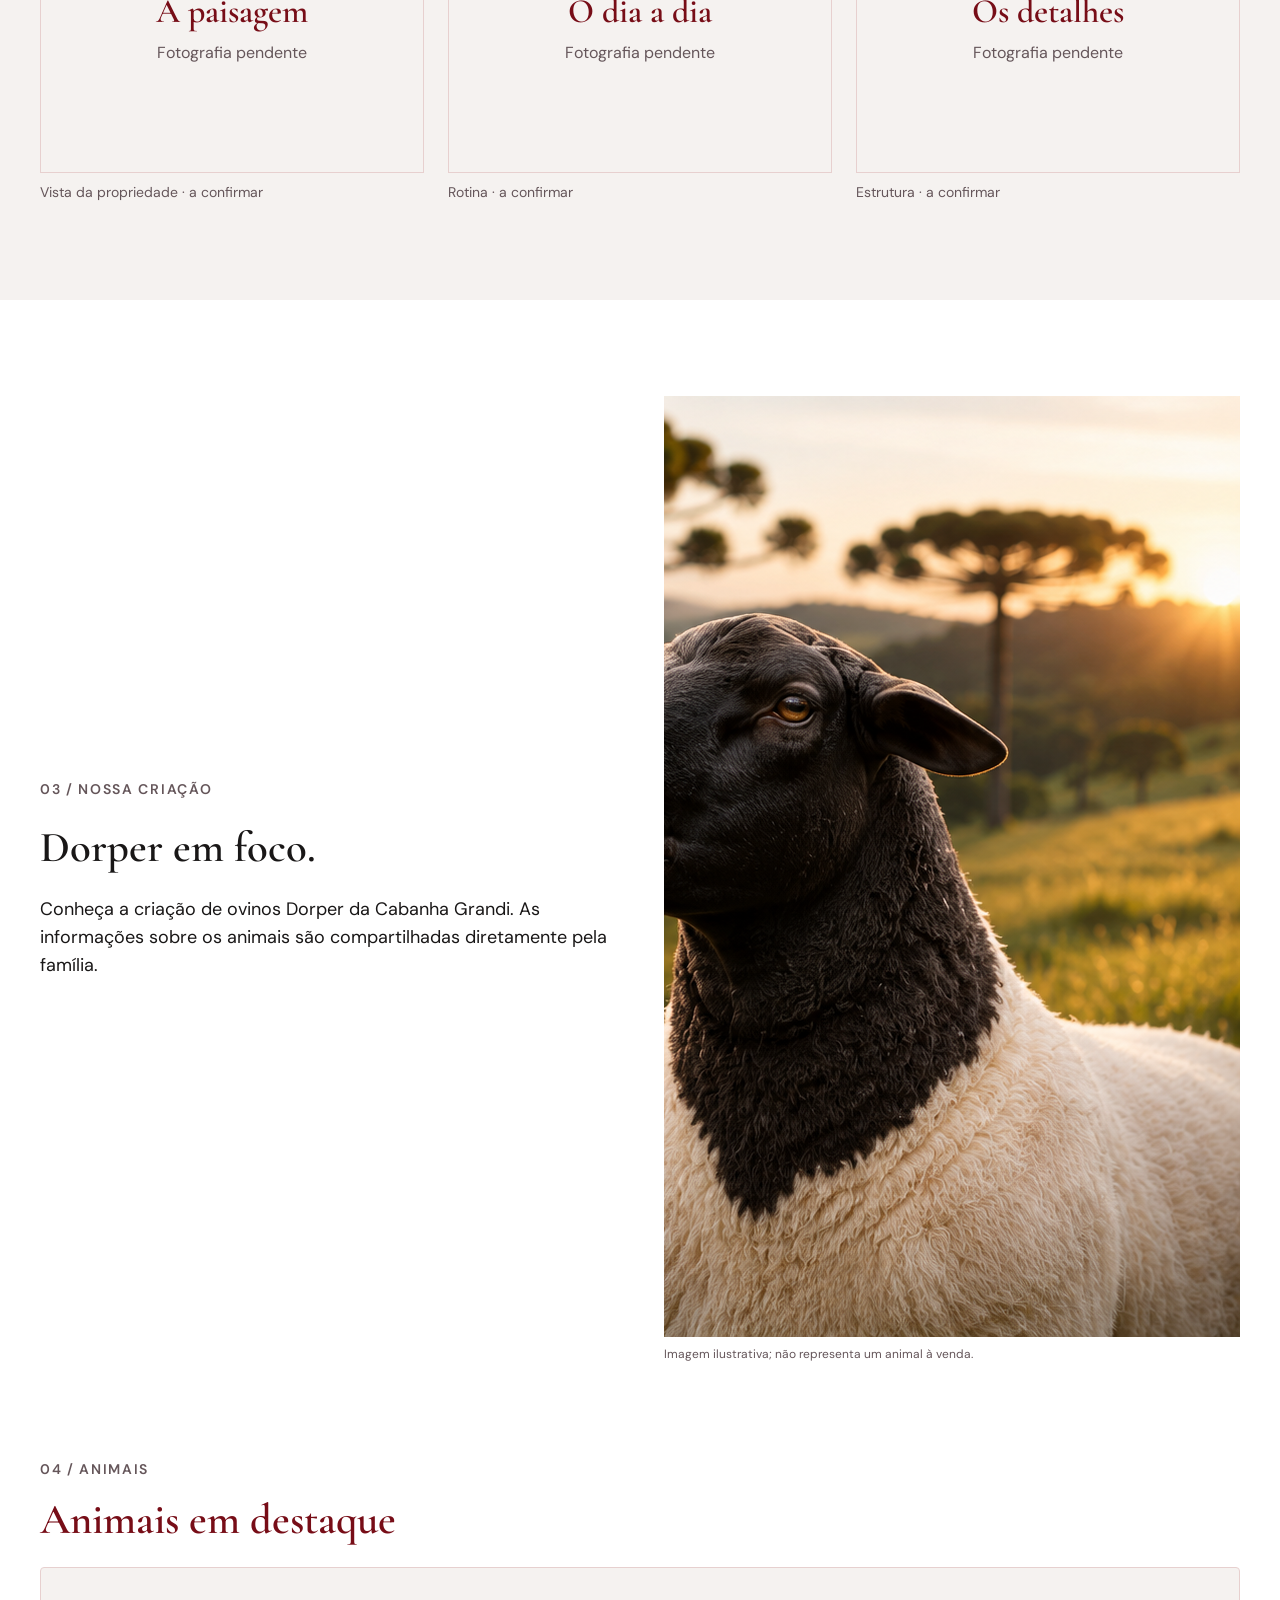
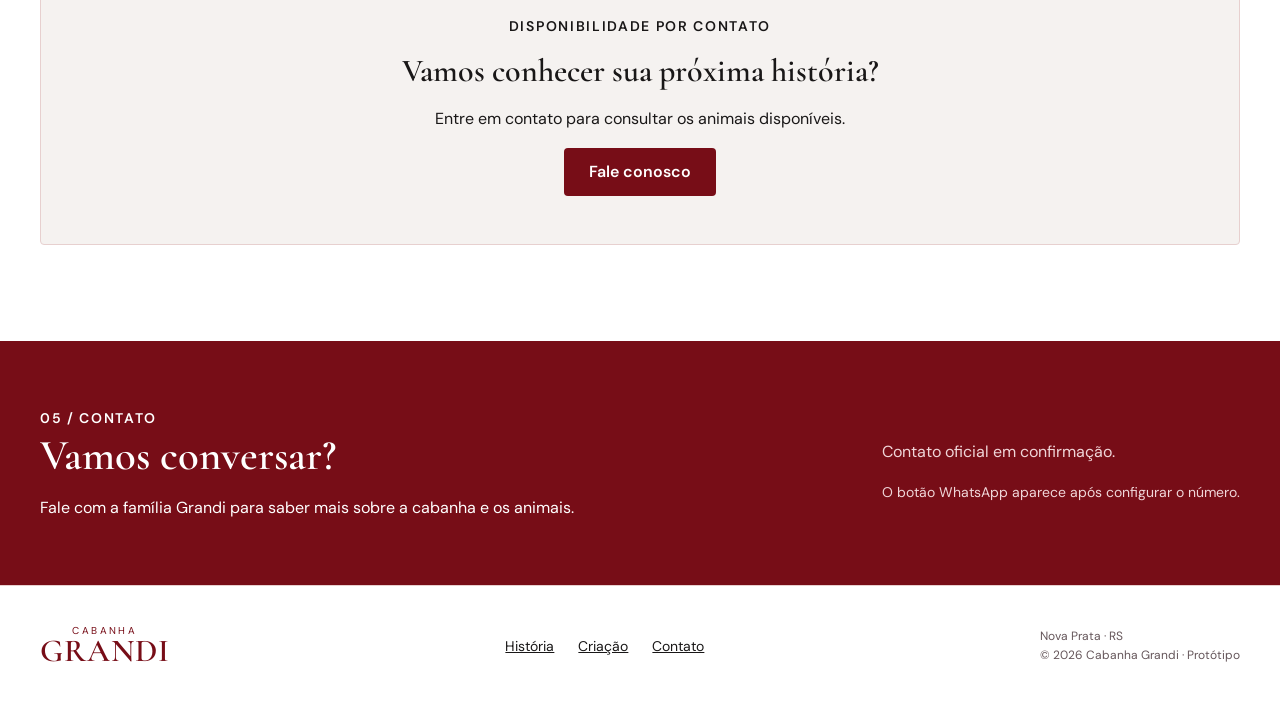
<file: docs/design-system/Dorper-em-Foco/landing.html>
<!doctype html><html lang="pt-BR"><head><meta charset="UTF-8"><meta name="viewport" content="width=device-width,initial-scale=1"><title>Dorper em Foco — protótipo de referência</title><link rel="stylesheet" href="components.css"></head><body>
<a href="#conteudo" class="skip-link" style="position:absolute;left:-9999px" onfocus="this.style.left='20px'" onblur="this.style.left='-9999px'">Pular para conteúdo</a>
<header class="cg-header" id="inicio"><div class="cg-container cg-header__inner"><a class="cg-brand" href="#inicio" aria-label="Cabanha Grandi — início"><span class="cg-brand__small">CABANHA</span><span class="cg-brand__name">GRANDI</span><span class="cg-brand__note">ASSINATURA PROVISÓRIA</span></a><nav aria-label="Principal"><a href="#historia">História</a><a href="#propriedade">Propriedade</a><a href="#criacao">Criação</a><a href="#animais">Animais</a><a href="#contato">Contato</a></nav><a class="cg-button cg-header__action" href="#contato">Fale conosco</a><button class="cg-icon-button cg-header__toggle" id="open-menu" aria-label="Abrir menu" aria-expanded="false" aria-controls="mobile-menu">☰</button></div></header>
<dialog class="cg-menu" id="mobile-menu" aria-labelledby="menu-title"><div class="cg-menu__top"><h2 class="cg-h3" id="menu-title">Navegação</h2><button class="cg-icon-button" id="close-menu" aria-label="Fechar menu">×</button></div><nav aria-label="Mobile"><a href="#historia">História</a><a href="#propriedade">Propriedade</a><a href="#criacao">Criação</a><a href="#animais">Animais</a><a href="#contato">Contato</a></nav><a class="cg-button" href="#contato">Fale conosco</a></dialog>
<main id="conteudo"><section class="cg-hero"><img class="cg-hero__image" src="assets/hero-illustrative.png" width="1672" height="941" alt="Ilustração de um ovino Dorper diante de uma paisagem de campo"><div class="cg-container"><div class="cg-hero__content"><span class="cg-label">Nova Prata · Rio Grande do Sul</span><h1 class="cg-h1">A força da<br>nossa origem.</h1><p class="cg-body">Conheça a Cabanha Grandi e sua criação de ovinos Dorper.</p><div class="cg-row"><a class="cg-button" data-variant="inverse" href="#animais">Conheça nossos animais</a><a class="cg-button" href="#historia">Nossa história</a></div></div></div><span class="cg-image-tag">Imagem ilustrativa · estudo de design</span></section>
<section class="cg-section" id="historia"><div class="cg-container cg-split"><div class="cg-stack"><span class="cg-label cg-muted">01 / Nossa história</span><h2 class="cg-h2">De onde viemos.<br>O que nos une.</h2><p class="cg-body">Das raízes em Torricella del Pizzo à história da família em Nova Prata, a Cabanha Grandi nasce da iniciativa de Ênio e Anderson Grandi.</p><p class="cg-muted">Texto editorial proposto, sujeito à revisão familiar.</p></div><div class="cg-placeholder"><span>Um retrato de família</span><p>Espaço reservado para fotografia real autorizada.</p></div></div></section>
<section class="cg-section" id="propriedade" style="background:var(--cg-surface)"><div class="cg-container cg-stack"><div class="cg-section-heading"><span class="cg-label cg-muted">02 / Nossa propriedade</span><h2 class="cg-h2">Nosso lugar no campo.</h2><p class="cg-body">Aqui entram os registros da propriedade e as informações confirmadas pela família.</p></div><div class="cg-gallery"><figure><div class="cg-placeholder"><span>A paisagem</span><p>Fotografia pendente</p></div><figcaption>Vista da propriedade · a confirmar</figcaption></figure><figure><div class="cg-placeholder"><span>O dia a dia</span><p>Fotografia pendente</p></div><figcaption>Rotina · a confirmar</figcaption></figure><figure><div class="cg-placeholder"><span>Os detalhes</span><p>Fotografia pendente</p></div><figcaption>Estrutura · a confirmar</figcaption></figure></div></div></section>
<section class="cg-section" id="criacao"><div class="cg-container cg-split"><div class="cg-stack"><span class="cg-label cg-muted">03 / Nossa criação</span><h2 class="cg-h2">Dorper em foco.</h2><p class="cg-body">Conheça a criação de ovinos Dorper da Cabanha Grandi. As informações sobre os animais são compartilhadas diretamente pela família.</p></div><figure><img src="assets/hero-illustrative.png" alt="Imagem ilustrativa de um ovino Dorper" width="1672" height="941" loading="lazy" style="aspect-ratio:4/3;object-fit:cover;object-position:right"><figcaption class="cg-caption">Imagem ilustrativa; não representa um animal à venda.</figcaption></figure></div></section>
<section class="cg-section" id="animais" style="padding-top:0"><div class="cg-container cg-stack"><div class="cg-section-heading"><span class="cg-label cg-muted">04 / Animais</span><h2 class="cg-h2">Animais em destaque</h2></div><div class="cg-empty"><span class="cg-label">Disponibilidade por contato</span><h3 class="cg-h3">Vamos conhecer sua próxima história?</h3><p>Entre em contato para consultar os animais disponíveis.</p><a class="cg-button" href="#contato">Fale conosco</a></div></div></section>
<section class="cg-contact" id="contato"><div class="cg-container cg-contact__inner"><div><span class="cg-label">05 / Contato</span><h2 class="cg-h2">Vamos conversar?</h2><p>Fale com a família Grandi para saber mais sobre a cabanha e os animais.</p></div><div><p class="cg-muted">Contato oficial em confirmação.</p><p class="cg-muted" style="font-size:14px">O botão WhatsApp aparece após configurar o número.</p></div></div></section></main>
<footer class="cg-footer"><div class="cg-container cg-footer__inner"><a class="cg-brand" href="#inicio"><span class="cg-brand__small">CABANHA</span><span class="cg-brand__name">GRANDI</span></a><nav aria-label="Rodapé"><a href="#historia">História</a><a href="#criacao">Criação</a><a href="#contato">Contato</a></nav><p>Nova Prata · RS<br>© <span id="year"></span> Cabanha Grandi · Protótipo</p></div></footer>
<script>const dialog=document.querySelector('#mobile-menu'),open=document.querySelector('#open-menu');function closeMenu(){dialog.close()}open.addEventListener('click',()=>{dialog.showModal();open.setAttribute('aria-expanded','true');document.body.style.overflow='hidden'});document.querySelector('#close-menu').addEventListener('click',closeMenu);dialog.addEventListener('click',e=>{if(e.target.closest('a'))closeMenu()});dialog.addEventListener('close',()=>{open.setAttribute('aria-expanded','false');document.body.style.overflow='';open.focus()});matchMedia('(min-width:1024px)').addEventListener('change',e=>{if(e.matches&&dialog.open)dialog.close()});document.querySelector('#year').textContent=new Date().getFullYear();</script>
</body></html>
</file>
<file: docs/design-system/Dorper-em-Foco/document.css>
@import url('./components.css');
:root{--doc-bg:#ECEBE8;--doc-line:#DDD9D5;--doc-purple:#6941C6}body{background:var(--doc-bg);font-size:14px;line-height:1.6}.doc-bar{height:64px;position:fixed;top:0;left:0;right:0;background:#191717;color:white;z-index:20;display:flex;align-items:center;justify-content:space-between;padding:0 24px;gap:16px}.doc-bar__brand{display:flex;gap:12px;align-items:center;font-weight:600}.doc-mark{width:28px;height:28px;background:#AD4350;display:grid;place-items:center;font-family:var(--cg-font-heading);font-size:25px}.doc-bar__meta{color:#CEC5C5;font-size:12px}.doc-bar button{border:1px solid #5E5353;background:transparent;color:white;border-radius:4px;padding:6px 12px;min-height:36px}.doc-nav{position:fixed;top:64px;bottom:0;left:0;width:216px;padding:28px 16px;background:#F8F7F5;border-right:1px solid var(--doc-line);z-index:10;overflow:auto}.doc-nav-label{font-size:10px;letter-spacing:.16em;font-weight:700;color:#796B6D;margin:0 12px 16px}.doc-nav a{display:flex;gap:12px;padding:10px 12px;margin-bottom:4px;text-decoration:none;border-radius:4px;font-size:13px;color:#51474A}.doc-nav a:hover,.doc-nav a.active{background:#EDE3E4;color:#770D17}.doc-nav a span{font-size:11px;color:#8C777B;min-width:18px}.doc-nav__note{margin:40px 12px 0;font-size:12px;color:#796B6D}.doc-main{margin-left:216px;padding:104px 40px 80px}.sheet{max-width:1200px;margin:0 auto 64px;padding:56px;background:white;border:1px solid var(--doc-line);scroll-margin-top:96px;position:relative;box-shadow:0 4px 12px #19171705}.sheet:before{content:attr(data-frame);position:absolute;top:-28px;left:0;font-size:12px;color:#6E6063;letter-spacing:.02em}.sheet-head{display:flex;justify-content:space-between;align-items:flex-start;gap:24px;padding-bottom:32px;margin-bottom:32px;border-bottom:1px solid var(--doc-line)}.sheet-kicker{font-size:11px;letter-spacing:.14em;text-transform:uppercase;color:#8B5960;font-weight:700;margin-bottom:8px}.sheet h2{font:600 42px/1.1 var(--cg-font-heading);letter-spacing:-.02em}.sheet-intro{color:var(--cg-muted);font-size:14px;max-width:58ch;margin-top:14px}.sheet-number{font:600 56px/1 var(--cg-font-heading);color:#D9C3C6}.doc-grid{display:grid;grid-template-columns:repeat(2,minmax(0,1fr));gap:24px}.doc-grid.three{grid-template-columns:repeat(3,minmax(0,1fr))}.doc-panel{padding:24px;border:1px solid var(--doc-line);border-radius:4px;min-width:0}.doc-panel h3{font-size:15px;margin-bottom:16px;font-weight:600}.doc-panel p{color:var(--cg-muted)}.doc-component-name{font:600 11px/1.5 var(--cg-font-body);color:var(--doc-purple);letter-spacing:.04em;margin-bottom:16px;display:flex;align-items:center;gap:8px}.doc-component-name:before{content:'◇';font-size:18px}.inspect{margin-left:auto;border:1px solid #D7C9F3;color:#5833A6;background:#F8F5FF;border-radius:4px;padding:4px 8px;font-size:11px;min-height:32px}.doc-note{font-size:12px;color:var(--cg-muted);margin-top:16px}.doc-dim{font:12px/1.6 ui-monospace,monospace;color:#796B6D}.doc-rule{border-top:1px solid var(--doc-line);margin:32px 0}.doc-table{width:100%;border-collapse:collapse;font-size:13px;table-layout:fixed}.doc-table th{text-align:left;font-weight:600;color:#70585D;background:#FAF7F7}.doc-table td,.doc-table th{padding:12px 10px;border-bottom:1px solid var(--doc-line);vertical-align:top;overflow-wrap:anywhere}.doc-table code{font-size:11px}.doc-tag{display:inline-flex;padding:4px 8px;border:1px solid var(--doc-line);border-radius:4px;font-size:11px;color:#725E63}.doc-code{padding:20px;background:#242021;color:#F3E6E8;overflow:auto;white-space:pre-wrap;overflow-wrap:anywhere;font:12px/1.7 ui-monospace,monospace;border-radius:4px;max-height:350px}.doc-swatch{height:100px;border-radius:4px;border:1px solid #0001;margin-bottom:12px;display:flex;align-items:end;padding:12px}.doc-color-label{font-size:13px;font-weight:600}.doc-space{display:flex;align-items:end;gap:12px;min-height:120px;flex-wrap:wrap}.doc-space-item{text-align:center;font-size:11px;color:#70585D}.doc-space-item div{background:#E8CACF;width:30px;margin-bottom:8px}.doc-grid-demo{display:grid;grid-template-columns:repeat(12,1fr);gap:12px;height:64px}.doc-grid-demo span{background:#F4E6E8;border-inline:1px solid #E7D0CF}.doc-state-grid{display:grid;grid-template-columns:130px repeat(3,minmax(0,1fr));gap:24px 16px;align-items:center}.doc-state-grid>.state-label{font-size:12px;color:#796B6D}.doc-state-grid .cg-button{width:100%;font-size:13px;padding-inline:12px}.doc-caption{margin-bottom:12px;font-size:11px;text-transform:uppercase;letter-spacing:.1em;color:#796B6D}.doc-cover{padding:0;overflow:hidden}.doc-cover-top{padding:40px 48px 32px}.doc-cover-title{font:600 72px/.98 var(--cg-font-heading);color:var(--cg-brand);letter-spacing:-.04em}.doc-cover-title em{font-style:normal;color:#191717}.doc-cover-hero{min-height:350px;background:linear-gradient(90deg,#23080DDE 0%,#23080DBB 40%,#23080D00 80%),url('assets/hero-illustrative.png') center/cover;color:white;padding:48px;display:flex;align-items:center}.doc-cover-hero h2{font:600 62px/1 var(--cg-font-heading);max-width:390px}.doc-cover-bottom{display:grid;grid-template-columns:2fr 1fr 1fr;gap:24px;padding:32px 48px}.doc-cover-bottom strong{display:block;font-size:24px;color:var(--cg-brand)}.doc-cover-bottom p{font-size:12px;color:var(--cg-muted)}.doc-cover-heading{display:flex;justify-content:space-between;gap:24px;align-items:start;margin-bottom:32px}.doc-palette-line{display:flex;gap:6px}.doc-palette-line i{width:20px;height:20px;border-radius:100%;border:1px solid #0001}.doc-type-row{padding:24px 0;border-bottom:1px solid var(--doc-line);display:grid;grid-template-columns:1fr 130px;align-items:center;gap:24px}.doc-type-row small{font-size:11px;color:#796B6D;font-family:var(--cg-font-body)}.doc-preview-surface{padding:32px;background:var(--cg-surface);border-radius:4px}.doc-toolbar{display:flex;align-items:center;flex-wrap:wrap;gap:8px;margin:24px 0 16px}.doc-toolbar button,.doc-download{border:1px solid var(--doc-line);background:white;color:#4D4144;border-radius:4px;padding:8px 12px;font-size:12px;min-height:40px;text-decoration:none}.doc-toolbar button[aria-pressed='true']{border-color:var(--cg-brand);background:#F9ECEE;color:var(--cg-brand)}.frame-stage{background:#E6E2DF;border:1px solid #D6CDCE;overflow:hidden;padding:16px;position:relative;height:660px}.frame-inner{margin:auto;transform-origin:top center}.frame-inner iframe{border:0;background:white;display:block}.preview-print{display:none}.inspector{position:fixed;right:0;top:64px;bottom:0;width:390px;padding:24px;background:#FFFEFD;border-left:1px solid var(--doc-line);box-shadow:-12px 0 40px #19171714;z-index:25;overflow:auto}.inspector[hidden]{display:none}.inspector h2{font-size:20px;margin-bottom:8px}.inspector h3{font-size:13px;margin:24px 0 8px}.inspector-close{float:right;border:1px solid var(--doc-line);background:white;width:36px;height:36px;font-size:24px;border-radius:4px}.inspector p,.inspector li{font-size:12px;color:#6B5D61}.inspector ul{padding-left:20px}.inspector dl{font-size:12px}.inspector dt{font-weight:700;margin-top:12px;color:var(--cg-brand)}.inspector dd{margin:4px 0}.toast{position:fixed;bottom:24px;left:50%;transform:translateX(-50%);background:#191717;color:white;border-radius:4px;padding:12px 20px;z-index:40;font-size:13px}.toast:empty{display:none}.doc-asset-notice{border-left:3px solid var(--cg-brand);padding:12px 16px;background:#F9F4F4;color:#70585D;font-size:13px}.mini-menu{border:1px solid var(--cg-border);padding:24px;background:white;width:100%;max-width:390px}.mini-menu nav{display:flex;flex-direction:column;gap:8px;margin-top:24px}.mini-menu nav a{padding:12px 0;border-bottom:1px solid var(--cg-border);text-decoration:none}.doc-frame-line{border:1px dashed #C5A8AF;padding:24px}.doc-prompt{width:100%;min-height:160px;border:1px solid var(--doc-line);padding:16px;border-radius:4px;resize:vertical;background:#FAF8F8;color:#493B3F;font:13px/1.6 ui-monospace,monospace}
@media(max-width:1199px){.doc-nav{width:180px}.doc-main{margin-left:180px;padding-inline:24px}.sheet{padding:32px}.doc-cover{padding:0}.doc-state-grid{grid-template-columns:100px repeat(3,minmax(0,1fr));gap:20px 10px}.doc-state-grid .cg-button{font-size:11px;padding:8px}.doc-cover-title{font-size:60px}.doc-grid.three{grid-template-columns:repeat(2,minmax(0,1fr))}}
@media(max-width:767px){.doc-bar{padding:0 16px}.doc-bar__meta{display:none}.doc-nav{position:static;width:auto;margin-top:64px;display:flex;gap:4px;overflow:auto;padding:8px;border-bottom:1px solid var(--doc-line)}.doc-nav a{white-space:nowrap;margin:0}.doc-nav-label,.doc-nav__note{display:none}.doc-main{margin-left:0;padding:40px 16px}.sheet{padding:24px;margin-bottom:56px}.doc-cover{padding:0}.doc-cover-title{font-size:48px}.doc-cover-top{padding:24px}.doc-cover-hero{padding:24px;min-height:300px}.doc-cover-hero h2{font-size:44px}.doc-cover-bottom{padding:24px;grid-template-columns:1fr 1fr}.doc-cover-bottom>div:first-child{grid-column:1/-1}.doc-grid,.doc-grid.three{grid-template-columns:1fr}.sheet-head{gap:8px}.sheet h2{font-size:34px}.sheet-number{font-size:40px}.doc-state-grid{grid-template-columns:1fr;gap:12px}.doc-state-grid .state-label{margin-top:16px}.doc-state-grid .cg-button{font-size:16px}.doc-state-grid .state-head{display:none}.doc-type-row{grid-template-columns:1fr}.inspector{width:100%;top:64px}.doc-panel{padding:20px}.doc-preview-surface{padding:16px}.doc-table{font-size:11px}.doc-table td,.doc-table th{padding:8px 4px}.doc-frame-line{padding:12px}}
@page{size:A3 landscape;margin:12mm}
@media print{html{scroll-behavior:auto}body{background:white;print-color-adjust:exact;-webkit-print-color-adjust:exact}.doc-bar,.doc-nav,.inspector,.toast,.inspect,.doc-toolbar,.no-print{display:none!important}.doc-main{margin:0;padding:0}.sheet{width:auto;max-width:none;box-shadow:none;margin:0;padding:32px;border:0;break-after:page;break-inside:avoid;min-height:900px}.sheet:before{position:static;display:block;margin-bottom:16px}.sheet:last-child{break-after:auto}.sheet h2{font-size:42px}.doc-grid.three{grid-template-columns:repeat(3,minmax(0,1fr))}.doc-cover{padding:0}.doc-cover-title{font-size:88px}.doc-cover-hero{min-height:400px}.doc-cover-top,.doc-cover-bottom{padding-inline:48px}.doc-state-grid{grid-template-columns:130px repeat(3,minmax(0,1fr))}.doc-state-grid .cg-button{font-size:14px}.doc-state-grid .state-head{display:block}.frame-stage{display:none}.preview-print{display:block;max-height:650px;width:100%;object-fit:contain}.doc-code{max-height:none}.doc-type-row{padding:12px 0}.doc-panel{break-inside:avoid}.doc-cover-bottom{grid-template-columns:2fr 1fr 1fr}.doc-cover-bottom>div:first-child{grid-column:auto}a{text-decoration:none}.sheet-head{margin-bottom:24px;padding-bottom:24px}}
@media print{
 .sheet{min-height:0;padding:24px}.sheet:before{margin-bottom:12px}.sheet-head{padding-bottom:20px;margin-bottom:20px}.sheet-intro{margin-top:8px;max-width:90ch}.doc-rule{margin:20px 0}.doc-grid,.cg-stack{gap:20px}.doc-panel{padding:20px}.doc-panel p{line-height:1.5}.doc-panel h3{margin-bottom:12px}.doc-note{margin-top:12px;font-size:11px}.doc-component-name{margin-bottom:12px}.doc-state-grid{gap:14px 16px}.doc-table td,.doc-table th{padding:8px}.cg-card__media img{height:230px;aspect-ratio:auto;object-position:right center}.cg-card__body{padding:20px;gap:12px}.cg-empty{padding:28px;gap:12px}.cg-empty .cg-h3{font-size:28px;line-height:34px}.doc-type-row{padding:10px 0}.doc-cover{padding:0}.doc-cover-top{padding-top:32px}.doc-cover-title{font-size:78px}.doc-cover-hero{min-height:370px}.doc-cover-bottom{padding-block:24px}.mini-menu{padding:20px}.mini-menu nav{margin-top:16px;gap:0}.mini-menu nav a{padding:8px 0}.preview-print{max-height:600px}.doc-prompt{min-height:170px}.doc-caption{margin-bottom:8px}
}

@media print{#s06b .doc-panel{padding:16px}#s06b .sheet-head{padding-bottom:12px;margin-bottom:16px}#s06b .doc-rule{margin:12px 0}#s06b .doc-table td,#s06b .doc-table th{padding-block:6px}#s06b .doc-note{margin-top:8px}#s06b .doc-grid{gap:16px}}
</file>
<file: docs/design-system/Dorper-em-Foco/components.css>
@import url('./tokens.css');
@font-face{font-family:'Cormorant Garamond';src:url('assets/fonts/cormorant-garamond-latin-600-normal.woff2') format('woff2');font-weight:600;font-display:swap}
@font-face{font-family:'DM Sans';src:url('assets/fonts/dm-sans-latin-400-normal.woff2') format('woff2');font-weight:400;font-display:swap}
@font-face{font-family:'DM Sans';src:url('assets/fonts/dm-sans-latin-600-normal.woff2') format('woff2');font-weight:600;font-display:swap}
@font-face{font-family:'DM Sans';src:url('assets/fonts/dm-sans-latin-700-normal.woff2') format('woff2');font-weight:700;font-display:swap}
*{box-sizing:border-box}html{scroll-behavior:smooth}body{margin:0;color:var(--cg-text);background:var(--cg-bg);font:400 16px/1.625 var(--cg-font-body)}
button,a,input{font:inherit}button{cursor:pointer}a{color:inherit}img{max-width:100%;display:block}figure{margin:0}h1,h2,h3,p{margin:0}button:disabled{cursor:default}
:focus-visible{outline:2px solid var(--cg-text);outline-offset:3px;box-shadow:0 0 0 2px white}a:focus-visible,button:focus-visible{position:relative;z-index:2}
.cg-container{width:min(1200px,calc(100% - 64px));margin-inline:auto}.cg-section{padding-block:96px;scroll-margin-top:112px}.cg-stack{display:flex;flex-direction:column;gap:24px}.cg-row{display:flex;align-items:center;flex-wrap:wrap;gap:16px}
.cg-h1{font:600 clamp(44px,5.56vw,80px)/1.05 var(--cg-font-heading);letter-spacing:0}.cg-h2{font:600 clamp(34px,3.34vw,48px)/1.125 var(--cg-font-heading);letter-spacing:0}.cg-h3{font:600 32px/1.1875 var(--cg-font-heading)}.cg-body{font-size:18px;line-height:28px;max-width:60ch}.cg-label{font-size:14px;line-height:20px;letter-spacing:.12em;text-transform:uppercase;font-weight:600}.cg-muted{color:var(--cg-muted)}
.cg-button{display:inline-flex;align-items:center;justify-content:center;gap:8px;min-height:48px;padding:11px 24px;border:1px solid transparent;border-radius:4px;background:var(--cg-brand);color:white;text-decoration:none;font-size:16px;font-weight:600;line-height:24px;transition:background 160ms,color 160ms;white-space:normal;text-align:center}
.cg-button:hover,.cg-button[data-state='hover']{background:var(--cg-brand-hover)}.cg-button:active,.cg-button[data-state='pressed']{background:var(--cg-brand-hover);transform:translateY(1px)}
.cg-button[data-variant='secondary']{background:white;border-color:var(--cg-brand);color:var(--cg-brand)}.cg-button[data-variant='secondary']:hover,.cg-button[data-variant='secondary'][data-state='hover']{background:var(--cg-surface)}
.cg-button[data-variant='inverse']{background:white;color:var(--cg-brand);border-color:white}.cg-button[data-variant='inverse']:hover{background:var(--cg-surface)}
.cg-button:disabled,.cg-button[data-state='disabled']{color:#6A6063;background:#E5E0E1;border-color:#E5E0E1;transform:none}.cg-button[data-state='focus']{outline:2px solid var(--cg-text);outline-offset:3px;box-shadow:0 0 0 2px white}
.cg-icon-button{display:inline-flex;align-items:center;justify-content:center;width:48px;height:48px;background:white;color:var(--cg-brand);border:1px solid var(--cg-border);border-radius:4px;font-size:24px}.cg-icon-button:hover{background:var(--cg-surface)}
.cg-badge{display:inline-flex;align-items:center;gap:6px;padding:4px 10px;min-height:28px;border-radius:4px;font:600 12px/18px var(--cg-font-body)}.cg-badge:before{content:'';width:6px;height:6px;border-radius:100%;background:currentColor}
.cg-badge[data-status='disponivel']{background:var(--cg-available-bg);color:var(--cg-available-text)}.cg-badge[data-status='reservado']{background:var(--cg-reserved-bg);color:var(--cg-reserved-text)}.cg-badge[data-status='vendido']{background:var(--cg-sold-bg);color:var(--cg-sold-text)}
.cg-card{border:1px solid var(--cg-border);border-radius:4px;overflow:hidden;background:white}.cg-card__media{position:relative}.cg-card__media img{width:100%;aspect-ratio:4/3;object-fit:cover;object-position:75% center}.cg-caption{display:block;font-size:12px;line-height:18px;color:var(--cg-muted);padding-top:8px}.cg-image-tag{position:absolute;right:12px;bottom:12px;padding:4px 8px;background:#191717;color:white;border-radius:2px;font-size:12px;line-height:18px}.cg-card__body{padding:24px;display:flex;flex-direction:column;align-items:flex-start;gap:16px}.cg-card__body .cg-button{width:100%}
.cg-empty{padding:48px;border:1px solid var(--cg-border);border-radius:4px;background:var(--cg-surface);text-align:center;display:flex;flex-direction:column;align-items:center;gap:16px}.cg-empty p{max-width:45ch}.cg-section-heading{display:flex;flex-direction:column;gap:16px;max-width:60ch}.cg-section-heading .cg-h2{color:var(--cg-brand)}
.cg-brand{display:inline-flex;flex-direction:column;color:var(--cg-brand);text-decoration:none;line-height:1;align-items:center}.cg-brand__small{font-size:10px;letter-spacing:.24em}.cg-brand__name{font:600 32px/.95 var(--cg-font-heading);letter-spacing:.03em}.cg-brand__note{font-size:9px;letter-spacing:.1em;margin-top:6px}
.cg-header{min-height:96px;background:white;border-bottom:1px solid var(--cg-border)}.cg-header__inner{min-height:inherit;display:flex;justify-content:space-between;align-items:center;gap:24px}.cg-header nav{display:flex;gap:24px;align-items:center}.cg-header nav a{font-size:14px;text-decoration:none}.cg-header nav a:hover{text-decoration:underline;text-underline-offset:6px}.cg-header__toggle{display:none}
.cg-menu{padding:20px;border:0;background:white;max-width:none;max-height:none;width:100%;height:100dvh;margin:0}.cg-menu::backdrop{background:rgba(25,23,23,.5)}.cg-menu__top{display:flex;justify-content:space-between;align-items:center;margin-bottom:48px}.cg-menu nav{display:flex;flex-direction:column;gap:8px}.cg-menu nav a{min-height:48px;padding:12px 0;border-bottom:1px solid var(--cg-border);text-decoration:none}.cg-menu .cg-button{margin-top:32px}
.cg-hero{position:relative;isolation:isolate;min-height:640px;display:flex;align-items:center;color:white;background:#23080D;overflow:hidden}.cg-hero__image{position:absolute;inset:0;width:100%;height:100%;object-fit:cover;object-position:70% center;z-index:-2}.cg-hero:before{content:'';position:absolute;inset:0;z-index:-1;background:linear-gradient(90deg,rgba(35,8,13,.94) 0%,rgba(35,8,13,.90) 46%,rgba(35,8,13,.2) 75%)}.cg-hero__content{padding-block:80px;max-width:560px;display:flex;flex-direction:column;gap:24px}.cg-hero .cg-label{color:#F0D6D9}.cg-hero .cg-button:not([data-variant='inverse']){border-color:white}.cg-hero .cg-image-tag{bottom:20px;right:24px}
.cg-split{display:grid;grid-template-columns:1fr 1fr;gap:48px;align-items:center}.cg-placeholder{min-height:280px;background:var(--cg-surface);border:1px solid var(--cg-border);display:flex;flex-direction:column;align-items:center;justify-content:center;text-align:center;padding:32px;color:var(--cg-muted);gap:8px}.cg-placeholder span{font:600 34px/1.2 var(--cg-font-heading);color:var(--cg-brand)}.cg-gallery{display:grid;grid-template-columns:repeat(3,minmax(0,1fr));gap:24px}.cg-gallery .cg-placeholder{aspect-ratio:4/3;min-height:0}.cg-gallery img{aspect-ratio:4/3;object-fit:cover;width:100%}.cg-gallery figcaption{font-size:14px;margin-top:8px;color:var(--cg-muted)}
.cg-contact{padding-block:64px;background:var(--cg-brand);color:white}.cg-contact__inner{display:flex;justify-content:space-between;align-items:center;gap:48px}.cg-contact p{max-width:58ch;margin-top:16px}.cg-contact .cg-muted{color:#F0D6D9}
.cg-footer{padding:40px 0;border-top:1px solid var(--cg-border)}.cg-footer__inner{display:flex;justify-content:space-between;align-items:center;gap:24px;flex-wrap:wrap}.cg-footer nav{display:flex;gap:24px;flex-wrap:wrap;font-size:14px}.cg-footer p{font-size:12px;color:var(--cg-muted)}
@media(max-width:1023px){.cg-container{width:calc(100% - 48px)}.cg-section{padding-block:72px}.cg-header{min-height:80px}.cg-header nav,.cg-header__action{display:none}.cg-header__toggle{display:inline-flex}.cg-gallery{grid-template-columns:repeat(2,minmax(0,1fr))}}
@media(max-width:767px){.cg-container{width:calc(100% - 40px)}.cg-section{padding-block:56px}.cg-body{font-size:16px;line-height:26px}.cg-h1{font-size:44px;line-height:48px}.cg-h2{font-size:34px;line-height:40px}.cg-h3{font-size:26px;line-height:32px}.cg-split{grid-template-columns:1fr;gap:24px}.cg-gallery{grid-template-columns:1fr;gap:16px}.cg-hero{min-height:0}.cg-hero__content{padding-block:64px;max-width:100%}.cg-hero:before{background:rgba(35,8,13,.82)}.cg-hero__image{object-position:72% center}.cg-hero .cg-row{flex-direction:column;align-items:stretch}.cg-hero .cg-image-tag{font-size:12px;bottom:8px;right:20px}.cg-empty{padding:24px}.cg-contact__inner{flex-direction:column;align-items:stretch;gap:24px}.cg-footer__inner{flex-direction:column;align-items:flex-start}.cg-footer nav{gap:16px}.cg-card__body{padding:24px}}
@media(prefers-reduced-motion:reduce){html{scroll-behavior:auto}*,*:before,*:after{transition:none!important;animation:none!important}}

.cg-button[data-size="lg"]{min-height:56px;padding-block:15px}
.cg-icon-button[data-variant="plain"]{border-color:transparent;background:transparent}
.cg-icon-button[data-variant="plain"]:hover{background:var(--cg-surface)}

.cg-button[data-variant="inverse"][data-state="hover"],.cg-button[data-variant="inverse"]:active,.cg-button[data-variant="inverse"][data-state="pressed"]{background:var(--cg-surface)}
.cg-button[data-variant="secondary"]:active,.cg-button[data-variant="secondary"][data-state="pressed"]{background:var(--cg-surface)}
.cg-button[data-full-width="true"]{width:100%}
</file>
